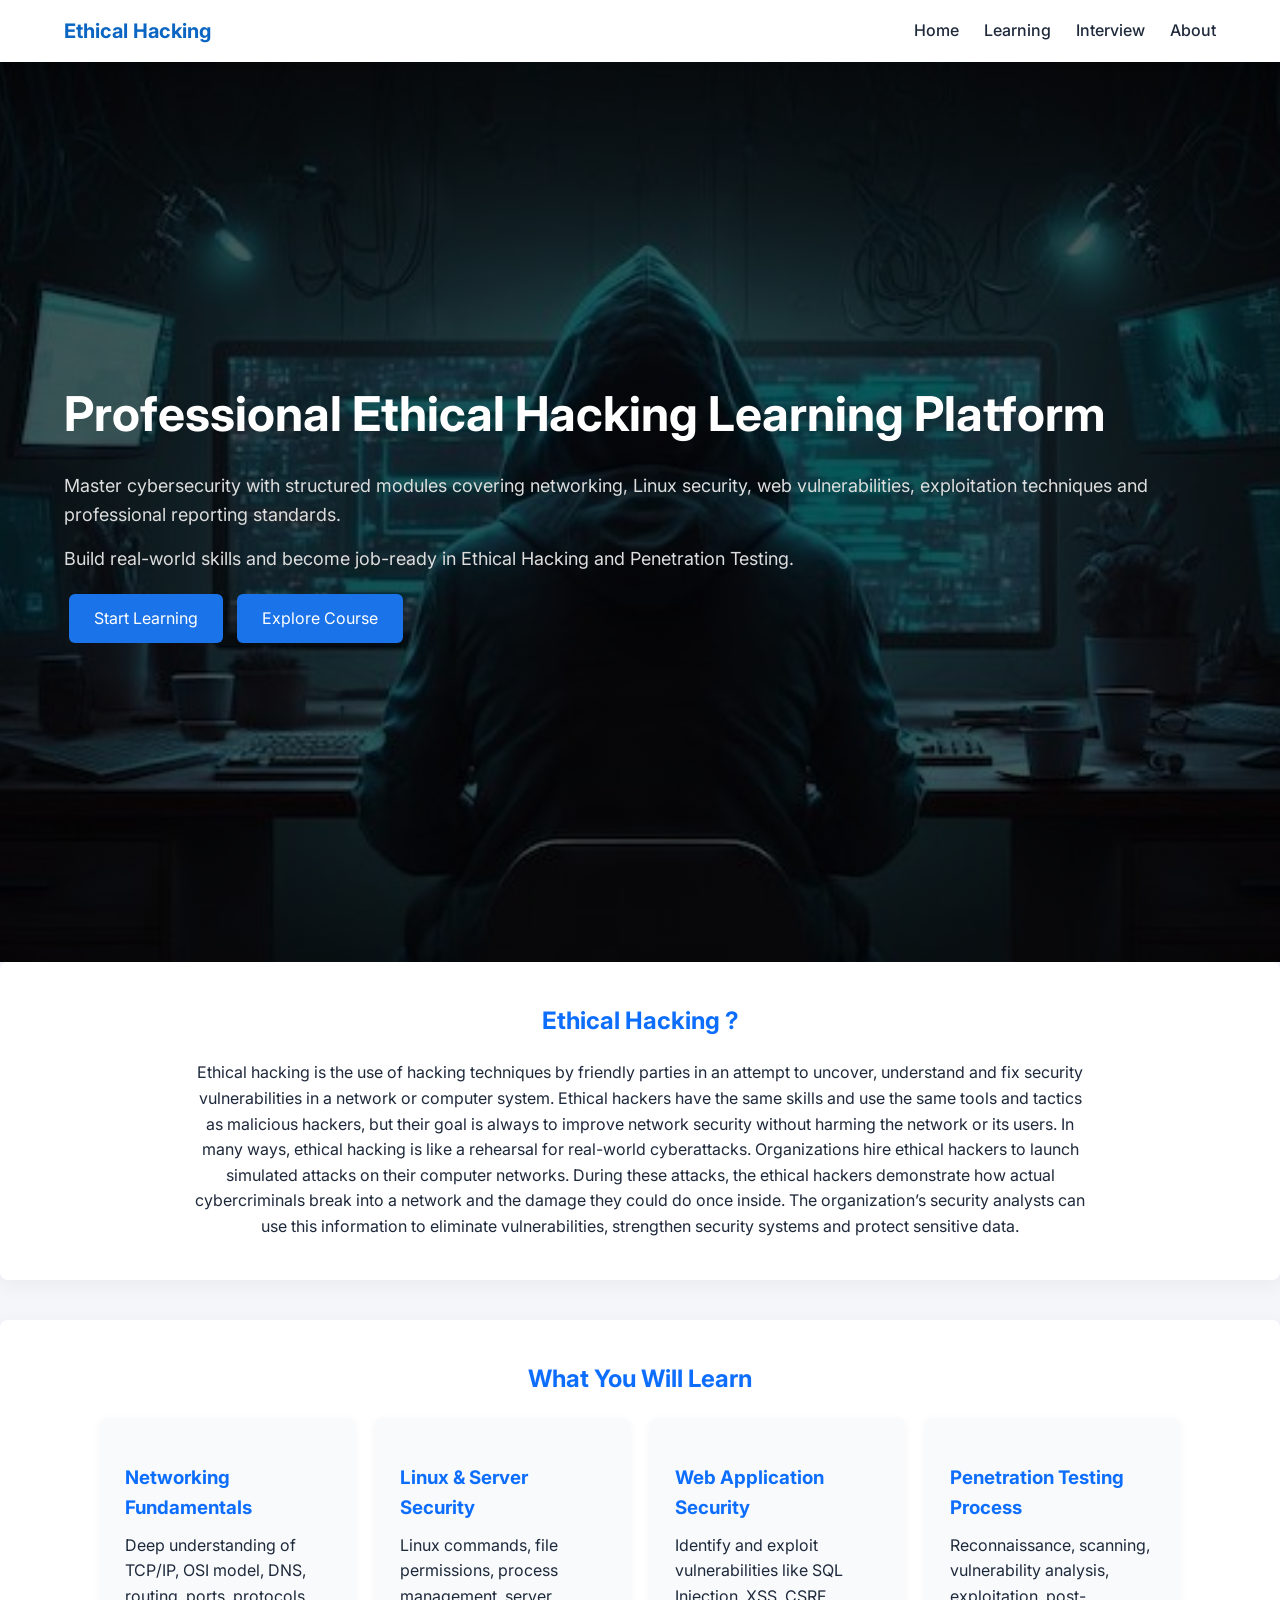
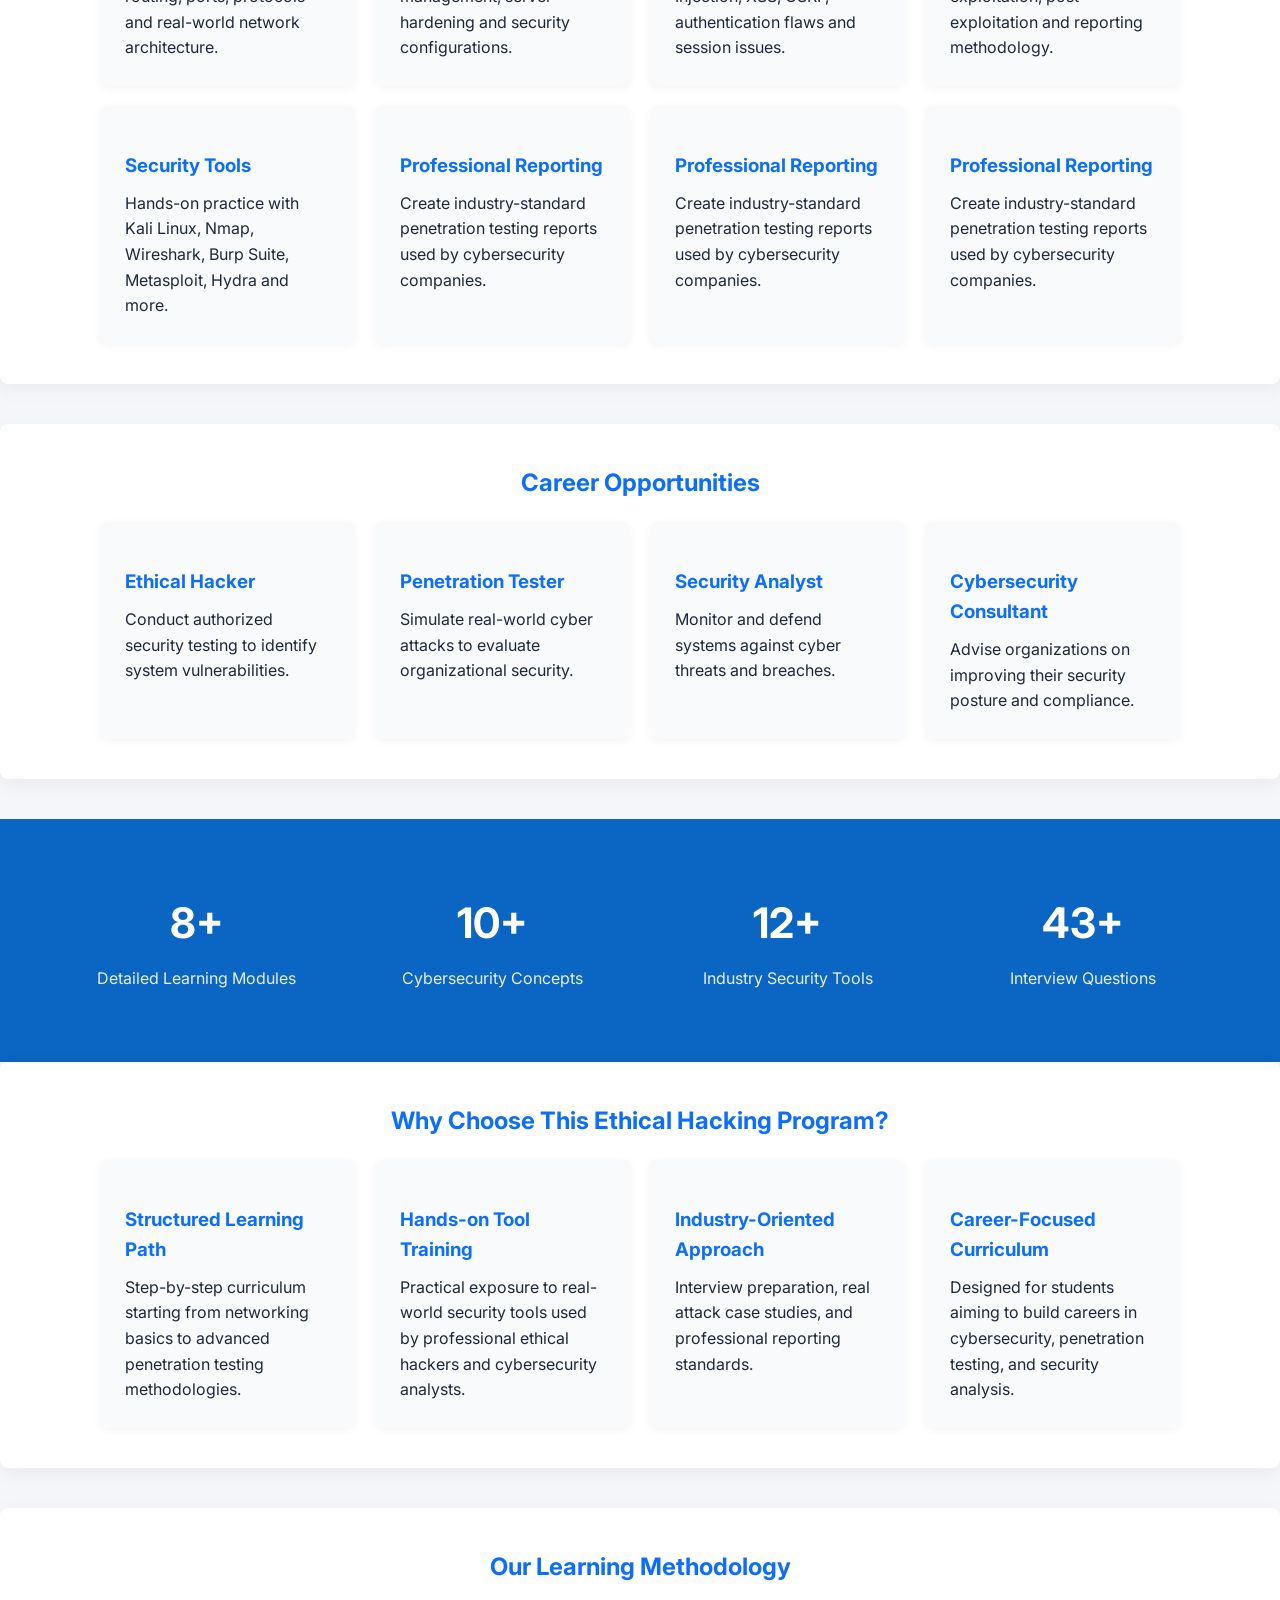
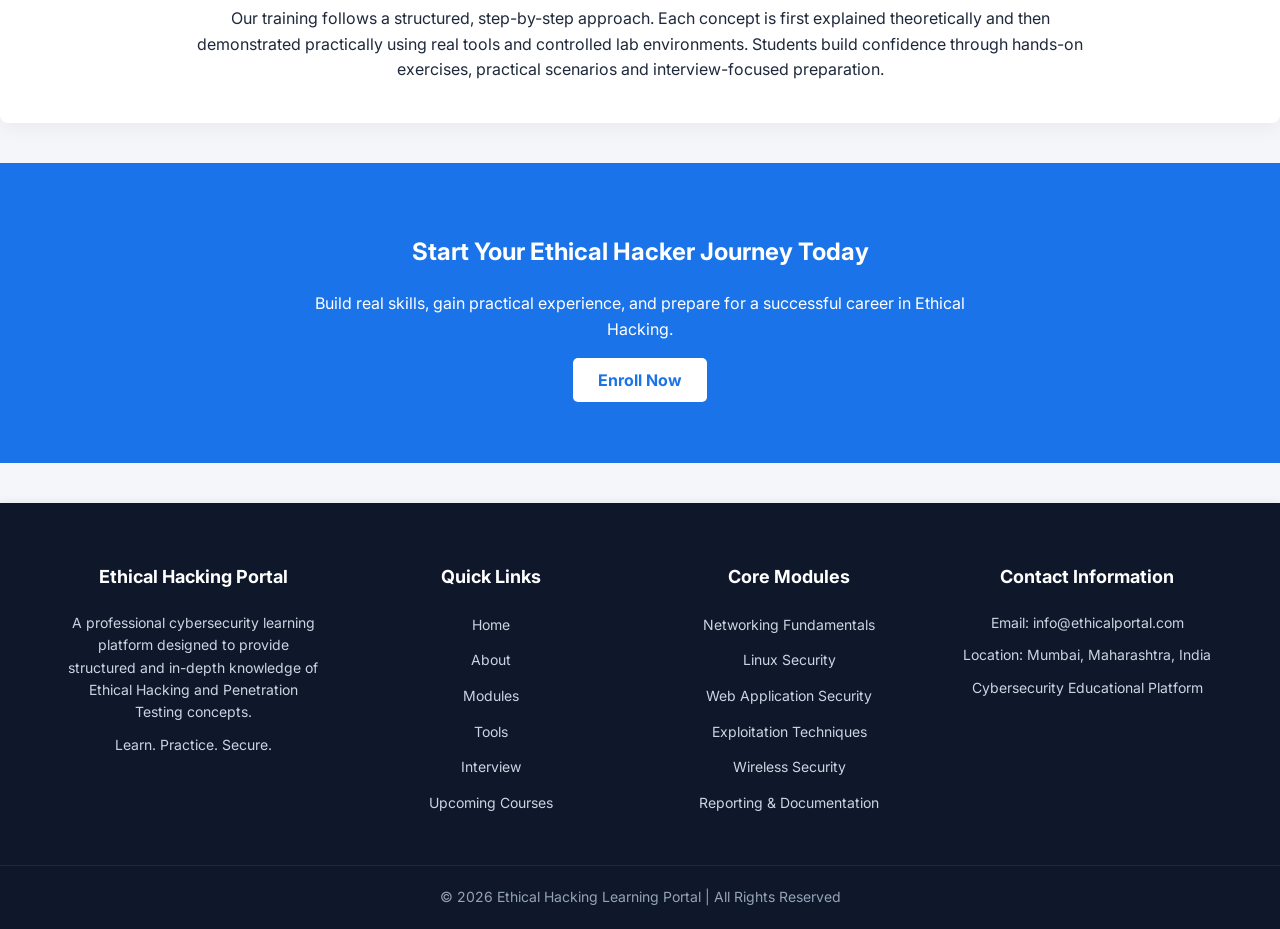
<file: index.html>
<!DOCTYPE html>
<html lang="en">
<head>
    <meta charset="UTF-8">
    <title>Ethical Hacking Learning Portal</title>
    <link rel="stylesheet" href="style.css">
</head>
<body>

<header>
    <div class="container navbar">
        <div class="logo">Ethical Hacking</div>
        <nav>
            <ul>
                <li><a href="index.html">Home</a></li>
                 <li><a href="learning.html">Learning</a></li>
            <li><a href="intervivew.html">Interview</a></li> 
                <li><a href="about.html">About</a></li>
            </ul>
        </nav>
    </div>
</header>

<!-- PREMIUM HERO SECTION -->
<!-- FULL SCREEN HERO -->
<section class="hero-full">

    <div class="hero-overlay">
        <div class="container hero-content">
            <h1>Professional Ethical Hacking Learning Platform</h1>

            <p>
                Master cybersecurity with structured modules covering networking,
                Linux security, web vulnerabilities, exploitation techniques and
                professional reporting standards.
            </p>

            <p>
                Build real-world skills and become job-ready in Ethical Hacking
                and Penetration Testing.
            </p>

            <a href="learning.html" class="btn">Start Learning</a>
            <a href="learning.html" class="btn">Explore Course</a>
        </div>
    </div>

</section>


<!-- COURSE OVERVIEW -->
<section class="section">
    <div class="container">
        <h2>Ethical Hacking ?</h2>
        <p style="text-align:center; max-width:900px; margin:auto;">
            Ethical hacking is the use of hacking techniques by friendly parties in an attempt to uncover, 
            understand and fix security vulnerabilities in a network or computer system.
            Ethical hackers have the same skills and use the same tools and tactics as malicious hackers, 
            but their goal is always to improve network security without harming the network or its users.
In many ways, ethical hacking is like a rehearsal for real-world cyberattacks. Organizations hire ethical 
hackers to launch simulated attacks on their computer networks. During these attacks, the ethical hackers 
demonstrate how actual cybercriminals break into a network and the damage they could do once inside.
The organization’s security analysts can use this information to eliminate vulnerabilities, 
strengthen security systems and protect sensitive data.
        </p>
    </div>
</section>

<section class="section">
<div class="container">
<h2>What You Will Learn</h2>

<div class="cards">

<div class="card">
<h3>Networking Fundamentals</h3>
<p>Deep understanding of TCP/IP, OSI model, DNS, routing, ports, protocols and real-world network architecture.</p>
</div>

<div class="card">
<h3>Linux & Server Security</h3>
<p>Linux commands, file permissions, process management, server hardening and security configurations.</p>
</div>

<div class="card">
<h3>Web Application Security</h3>
<p>Identify and exploit vulnerabilities like SQL Injection, XSS, CSRF, authentication flaws and session issues.</p>
</div>

<div class="card">
<h3>Penetration Testing Process</h3>
<p>Reconnaissance, scanning, vulnerability analysis, exploitation, post-exploitation and reporting methodology.</p>
</div>

<div class="card">
<h3>Security Tools</h3>
<p>Hands-on practice with Kali Linux, Nmap, Wireshark, Burp Suite, Metasploit, Hydra and more.</p>
</div>

<div class="card">
<h3>Professional Reporting</h3>
<p>Create industry-standard penetration testing reports used by cybersecurity companies.</p>
</div>
<div class="card">
<h3>Professional Reporting</h3>
<p>Create industry-standard penetration testing reports used by cybersecurity companies.</p>
</div>
<div class="card">
<h3>Professional Reporting</h3>
<p>Create industry-standard penetration testing reports used by cybersecurity companies.</p>
</div>


</div>
</section>

<section class="section">
<div class="container">
<h2>Career Opportunities</h2>

<div class="cards">

<div class="card">
<h3>Ethical Hacker</h3>
<p>Conduct authorized security testing to identify system vulnerabilities.</p>
</div>

<div class="card">
<h3>Penetration Tester</h3>
<p>Simulate real-world cyber attacks to evaluate organizational security.</p>
</div>

<div class="card">
<h3>Security Analyst</h3>
<p>Monitor and defend systems against cyber threats and breaches.</p>
</div>

<div class="card">
<h3>Cybersecurity Consultant</h3>
<p>Advise organizations on improving their security posture and compliance.</p>
</div>

</div>
</div>
</section>


<!-- ANIMATED STATS -->
<section class="stats">
    <div class="container stats-grid">
        <div class="stat-box">
            <h3><span class="counter" data-target="8">0</span>+</h3>
            <p>Detailed Learning Modules</p>
        </div>
        <div class="stat-box">
            <h3><span class="counter" data-target="10">0</span>+</h3>
            <p>Cybersecurity Concepts</p>
        </div>
        <div class="stat-box">
            <h3><span class="counter" data-target="12">0</span>+</h3>
            <p>Industry Security Tools</p>
        </div>
        <div class="stat-box">
            <h3><span class="counter" data-target="99">0</span>+</h3>
            <p>Interview Questions</p>
        </div>
    </div>
</section>


</section>
<!-- WHY CHOOSE THIS COURSE -->
<section class="section">
    <div class="container">
        <h2>Why Choose This Ethical Hacking Program?</h2>

        <div class="cards">
            <div class="card">
                <h3>Structured Learning Path</h3>
                <p>
                    Step-by-step curriculum starting from networking basics
                    to advanced penetration testing methodologies.
                </p>
            </div>

            <div class="card">
                <h3>Hands-on Tool Training</h3>
                <p>
                    Practical exposure to real-world security tools used by
                    professional ethical hackers and cybersecurity analysts.
                </p>
            </div>

            <div class="card">
                <h3>Industry-Oriented Approach</h3>
                <p>
                    Interview preparation, real attack case studies,
                    and professional reporting standards.
                </p>
            </div>

            <div class="card">
                <h3>Career-Focused Curriculum</h3>
                <p>
                    Designed for students aiming to build careers in
                    cybersecurity, penetration testing, and security analysis.
                </p>
            </div>
        </div>
    </div>
</section>

<!-- LEARNING AREAS -->

    <section class="section">
<div class="container">
    
<h2>Our Learning Methodology</h2>
<p style="text-align:center; max-width:900px; margin:auto;">
Our training follows a structured, step-by-step approach. Each concept is first explained 
theoretically and then demonstrated practically using real tools and controlled lab environments. 
Students build confidence through hands-on exercises, practical scenarios and interview-focused preparation.
</p>
</div>
</section>
</section>


<section style="background:#1a73e8; padding:70px 0; text-align:center; color:white;">
<div class="container">
<h2 style="margin-bottom:20px;">Start Your Ethical Hacker Journey Today</h2>
<p style="max-width:700px; margin:auto; margin-bottom:25px;">
Build real skills, gain practical experience, and prepare for a successful career in Ethical Hacking.
</p>
<a href="#" style="background:white; color:#1a73e8; padding:12px 25px; text-decoration:none; border-radius:5px; font-weight:bold;">
Enroll Now
</a>
</div>
</section>

<!-- PROFESSIONAL FOOTER -->
<footer class="footer">
    <div class="container footer-container">

        <!-- About -->
        <div>
            <h3>Ethical Hacking Portal</h3>
            <p>
                A professional cybersecurity learning platform designed 
                to provide structured and in-depth knowledge of Ethical Hacking 
                and Penetration Testing concepts.
            </p>
            <p>
                Learn. Practice. Secure.
            </p>
        </div>

        <!-- Quick Links -->
        <div>
            <h3>Quick Links</h3>
            <ul>
                <li><a href="index.html">Home</a></li>
                <li><a href="about.html">About</a></li>
                <li><a href="networking.html">Modules</a></li>
                <li><a href="tools.html">Tools</a></li>
                <li><a href="interview.html">Interview</a></li>
                <li><a href="upcoming.html">Upcoming Courses</a></li>
            </ul>
        </div>

        <!-- Modules -->
        <div>
            <h3>Core Modules</h3>
            <ul>
                <li><a href="networking.html">Networking Fundamentals</a></li>
                <li><a href="linux.html">Linux Security</a></li>
                <li><a href="web-security.html">Web Application Security</a></li>
                <li><a href="#">Exploitation Techniques</a></li>
                <li><a href="#">Wireless Security</a></li>
                <li><a href="#">Reporting & Documentation</a></li>
            </ul>
        </div>

        <!-- Contact -->
        <div>
            <h3>Contact Information</h3>
            <p>Email: info@ethicalportal.com</p>
            <p>Location: Mumbai, Maharashtra, India</p>
            <p>Cybersecurity Educational Platform</p>
        </div>

    </div>

    <div class="footer-bottom">
        © 2026 Ethical Hacking Learning Portal | All Rights Reserved
    </div>
</footer>
<script src="script.js"></script>

</body>
</html>
</file>
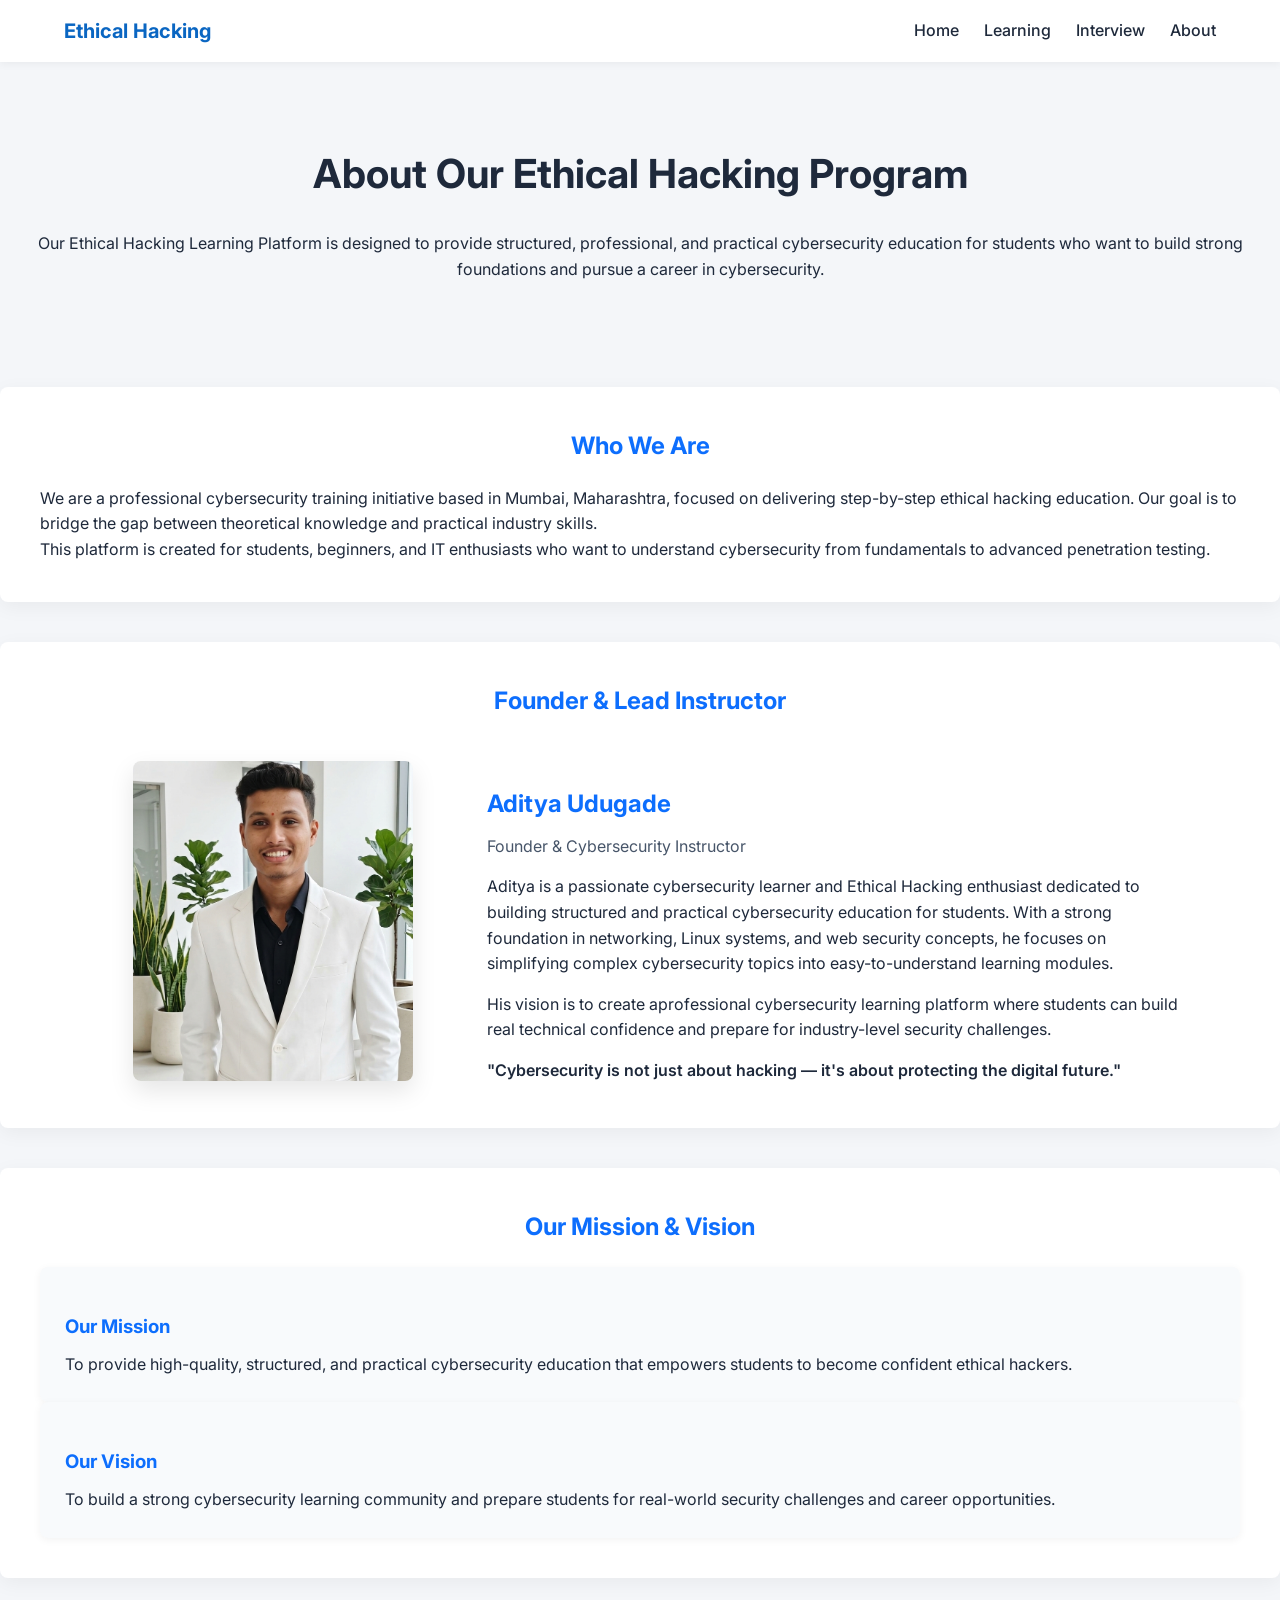
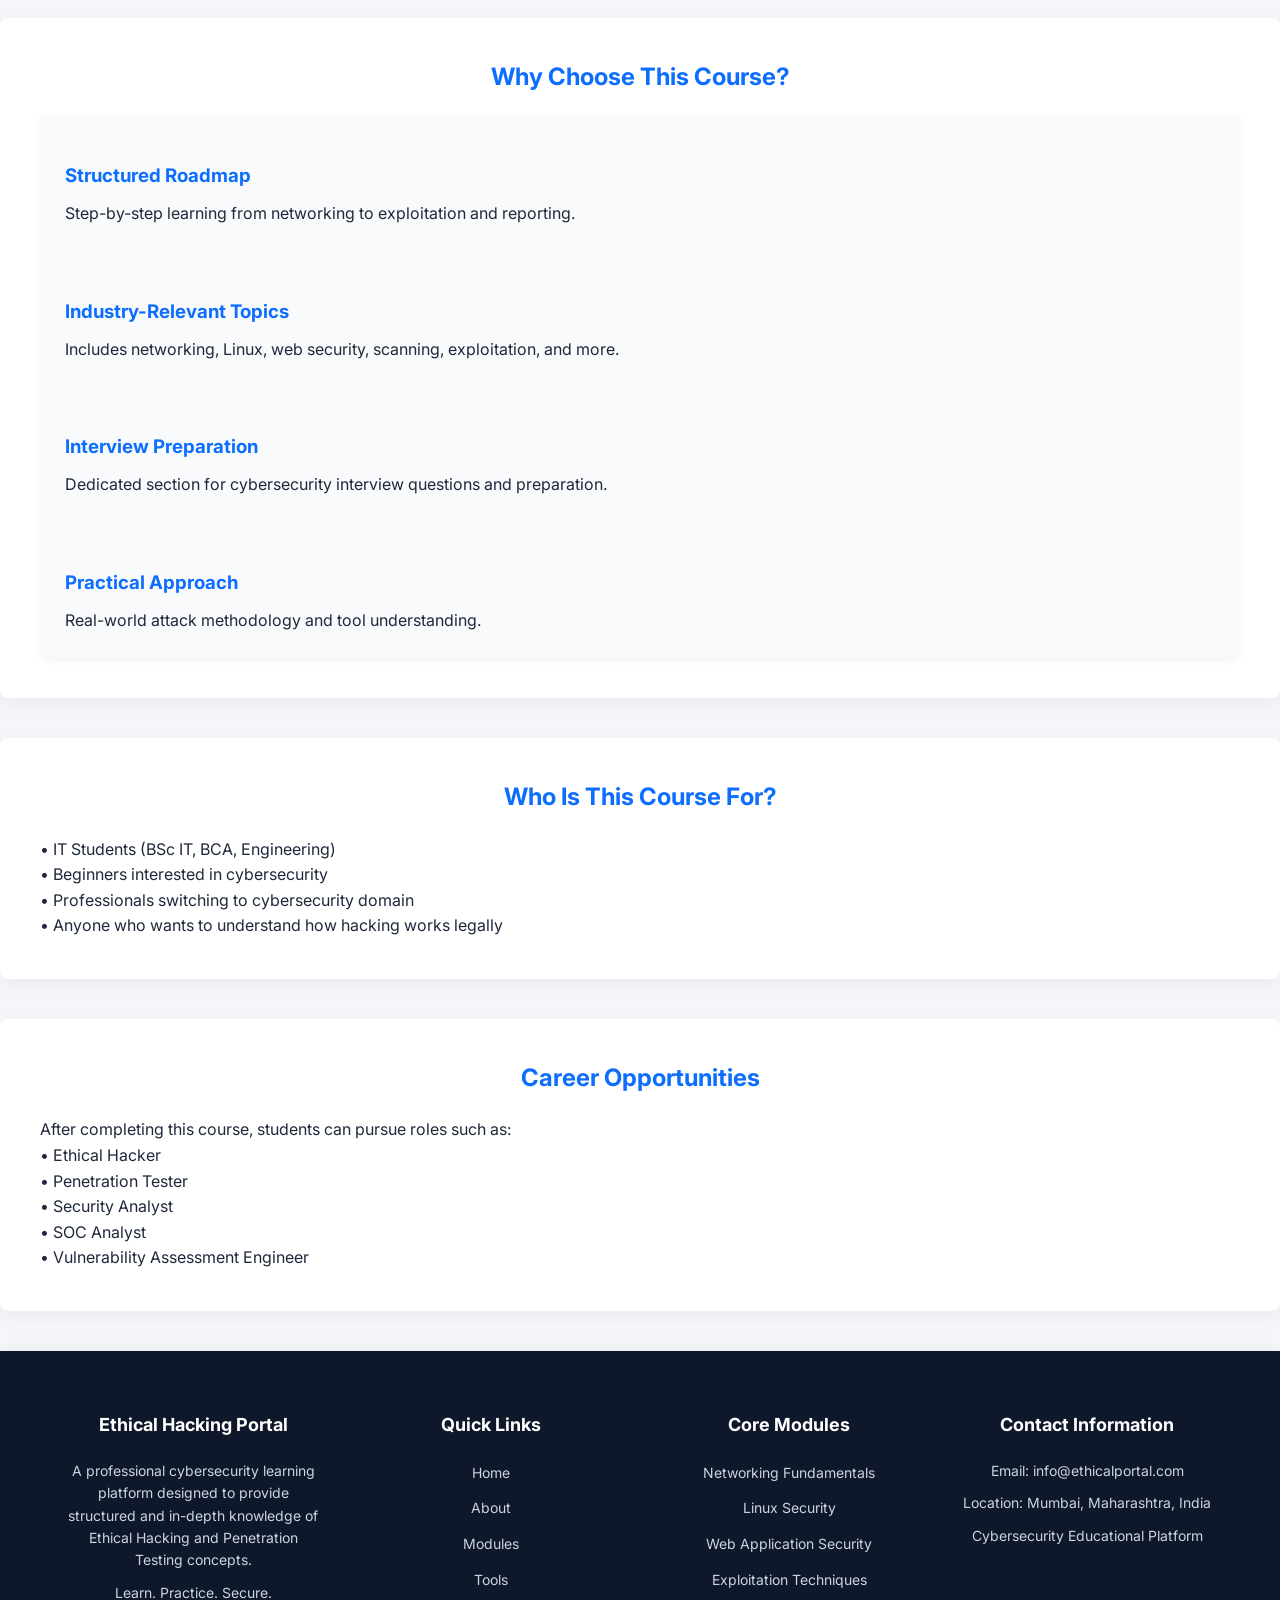
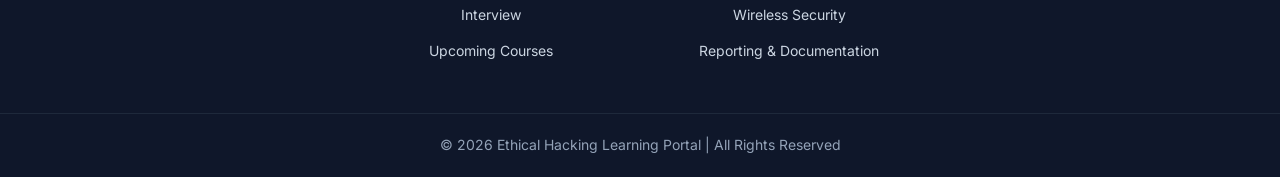
<file: about.html>
<!DOCTYPE html>
<html lang="en">
<head>
<meta charset="UTF-8">
<meta name="viewport" content="width=device-width, initial-scale=1.0">
<title>About | Ethical Hacking Learning Platform</title>
<link rel="stylesheet" href="style.css">

<link href="https://fonts.googleapis.com/css2?family=Poppins:wght@400;600;700&display=swap" rel="stylesheet">
</head>

<body>

<header>
    <div class="container navbar">
        <div class="logo">Ethical Hacking </div>
        <nav>
            <ul>
                <li><a href="index.html">Home</a></li>
                 <li><a href="learning.html">Learning</a></li>
                <li><a href="intervivew.html">Interview</a></li> 
                <li><a href="about.html">About</a></li>
            </ul>
        </nav>
    </div>
</header>

<!-- HERO SECTION -->
<section class="hero">
<h1>About Our Ethical Hacking Program</h1>
<p>
<center>Our Ethical Hacking Learning Platform is designed to provide structured,
professional, and practical cybersecurity education for students who
want to build strong foundations and pursue a career in cybersecurity.
</center></p>
</section>

<!-- WHO WE ARE -->
<section class="section">
<h2>Who We Are</h2>
<p>
We are a professional cybersecurity training initiative based in Mumbai, Maharashtra,
focused on delivering step-by-step ethical hacking education.
Our goal is to bridge the gap between theoretical knowledge and practical industry skills.
</p>
<p>
This platform is created for students, beginners, and IT enthusiasts who
want to understand cybersecurity from fundamentals to advanced penetration testing.
</p>
</section>
<section class="section">
<div class="container">
<h2>Founder & Lead Instructor</h2>

<div style="display:flex; flex-wrap:wrap; align-items:center; gap:40px; margin-top:40px;">

<!-- Founder Image -->
<div style="flex:1; min-width:280px; text-align:center;">
<img src="adityaport.png" alt="Founder Photo" 
style="width:280px; height:320px; object-fit:cover; border-radius:8px; box-shadow:0 10px 25px rgba(0,0,0,0.1);">
</div>

<!-- Founder Content -->
<div style="flex:2; min-width:300px;">
<h3 style="color:#0d6efd; margin-bottom:10px; font-size:24px;">
Aditya Udugade
</h3>

<p style="margin-bottom:15px; color:#475569;">
Founder & Cybersecurity Instructor
</p>

<p style="margin-bottom:15px;">
Aditya is a passionate cybersecurity learner and Ethical Hacking enthusiast 
dedicated to building structured and practical cybersecurity education for students. 
With a strong foundation in networking, Linux systems, and web security concepts, 
he focuses on simplifying complex cybersecurity topics into easy-to-understand learning modules.
</p>

<p style="margin-bottom:15px;">
His vision is to create aprofessional cybersecurity learning platform 
where students can build real technical confidence and prepare for 
industry-level security challenges.
</p>

<p style="font-weight:600; color:#1e293b;">
"Cybersecurity is not just about hacking — it's about protecting the digital future."
</p>

</div>

</div>
</div>
</section>

<!-- MISSION & VISION -->
<section class="section">
<h2>Our Mission & Vision</h2>
<div class="grid">
<div class="card">
<h3>Our Mission</h3>
<p>
To provide high-quality, structured, and practical cybersecurity
education that empowers students to become confident ethical hackers.
</p>
</div>

<div class="card">
<h3>Our Vision</h3>
<p>
To build a strong cybersecurity learning community and prepare
students for real-world security challenges and career opportunities.
</p>
</div>
</div>
</section>

<!-- WHY CHOOSE US -->
<section class="section">
<h2>Why Choose This Course?</h2>
<div class="grid">
<div class="card">
<h3>Structured Roadmap</h3>
<p>Step-by-step learning from networking to exploitation and reporting.</p>
</div>

<div class="card">
<h3>Industry-Relevant Topics</h3>
<p>Includes networking, Linux, web security, scanning, exploitation, and more.</p>
</div>

<div class="card">
<h3>Interview Preparation</h3>
<p>Dedicated section for cybersecurity interview questions and preparation.</p>
</div>

<div class="card">
<h3>Practical Approach</h3>
<p>Real-world attack methodology and tool understanding.</p>
</div>
</div>
</section>

<!-- WHO IS THIS FOR -->
<section class="section">
<h2>Who Is This Course For?</h2>
<p>
• IT Students (BSc IT, BCA, Engineering)<br>
• Beginners interested in cybersecurity<br>
• Professionals switching to cybersecurity domain<br>
• Anyone who wants to understand how hacking works legally
</p>
</section>

<!-- CAREER OPPORTUNITIES -->
<section class="section">
<h2>Career Opportunities</h2>
<p>
After completing this course, students can pursue roles such as:
</p>
<p>
• Ethical Hacker<br>
• Penetration Tester<br>
• Security Analyst<br>
• SOC Analyst<br>
• Vulnerability Assessment Engineer
</p>
</section>

<footer class="footer">
    <div class="container footer-container">

        <!-- About -->
        <div>
            <h3>Ethical Hacking Portal</h3>
            <p>
                A professional cybersecurity learning platform designed 
                to provide structured and in-depth knowledge of Ethical Hacking 
                and Penetration Testing concepts.
            </p>
            <p>
                Learn. Practice. Secure.
            </p>
        </div>

        <!-- Quick Links -->
        <div>
            <h3>Quick Links</h3>
            <ul>
                <li><a href="index.html">Home</a></li>
                <li><a href="about.html">About</a></li>
                <li><a href="networking.html">Modules</a></li>
                <li><a href="tools.html">Tools</a></li>
                <li><a href="interview.html">Interview</a></li>
                <li><a href="upcoming.html">Upcoming Courses</a></li>
            </ul>
        </div>

        <!-- Modules -->
        <div>
            <h3>Core Modules</h3>
            <ul>
                <li><a href="networking.html">Networking Fundamentals</a></li>
                <li><a href="linux.html">Linux Security</a></li>
                <li><a href="web-security.html">Web Application Security</a></li>
                <li><a href="#">Exploitation Techniques</a></li>
                <li><a href="#">Wireless Security</a></li>
                <li><a href="#">Reporting & Documentation</a></li>
            </ul>
        </div>

        <!-- Contact -->
        <div>
            <h3>Contact Information</h3>
            <p>Email: info@ethicalportal.com</p>
            <p>Location: Mumbai, Maharashtra, India</p>
            <p>Cybersecurity Educational Platform</p>
        </div>

    </div>

    <div class="footer-bottom">
        © 2026 Ethical Hacking Learning Portal | All Rights Reserved
    </div>
</footer>

</body>
</html>
</file>
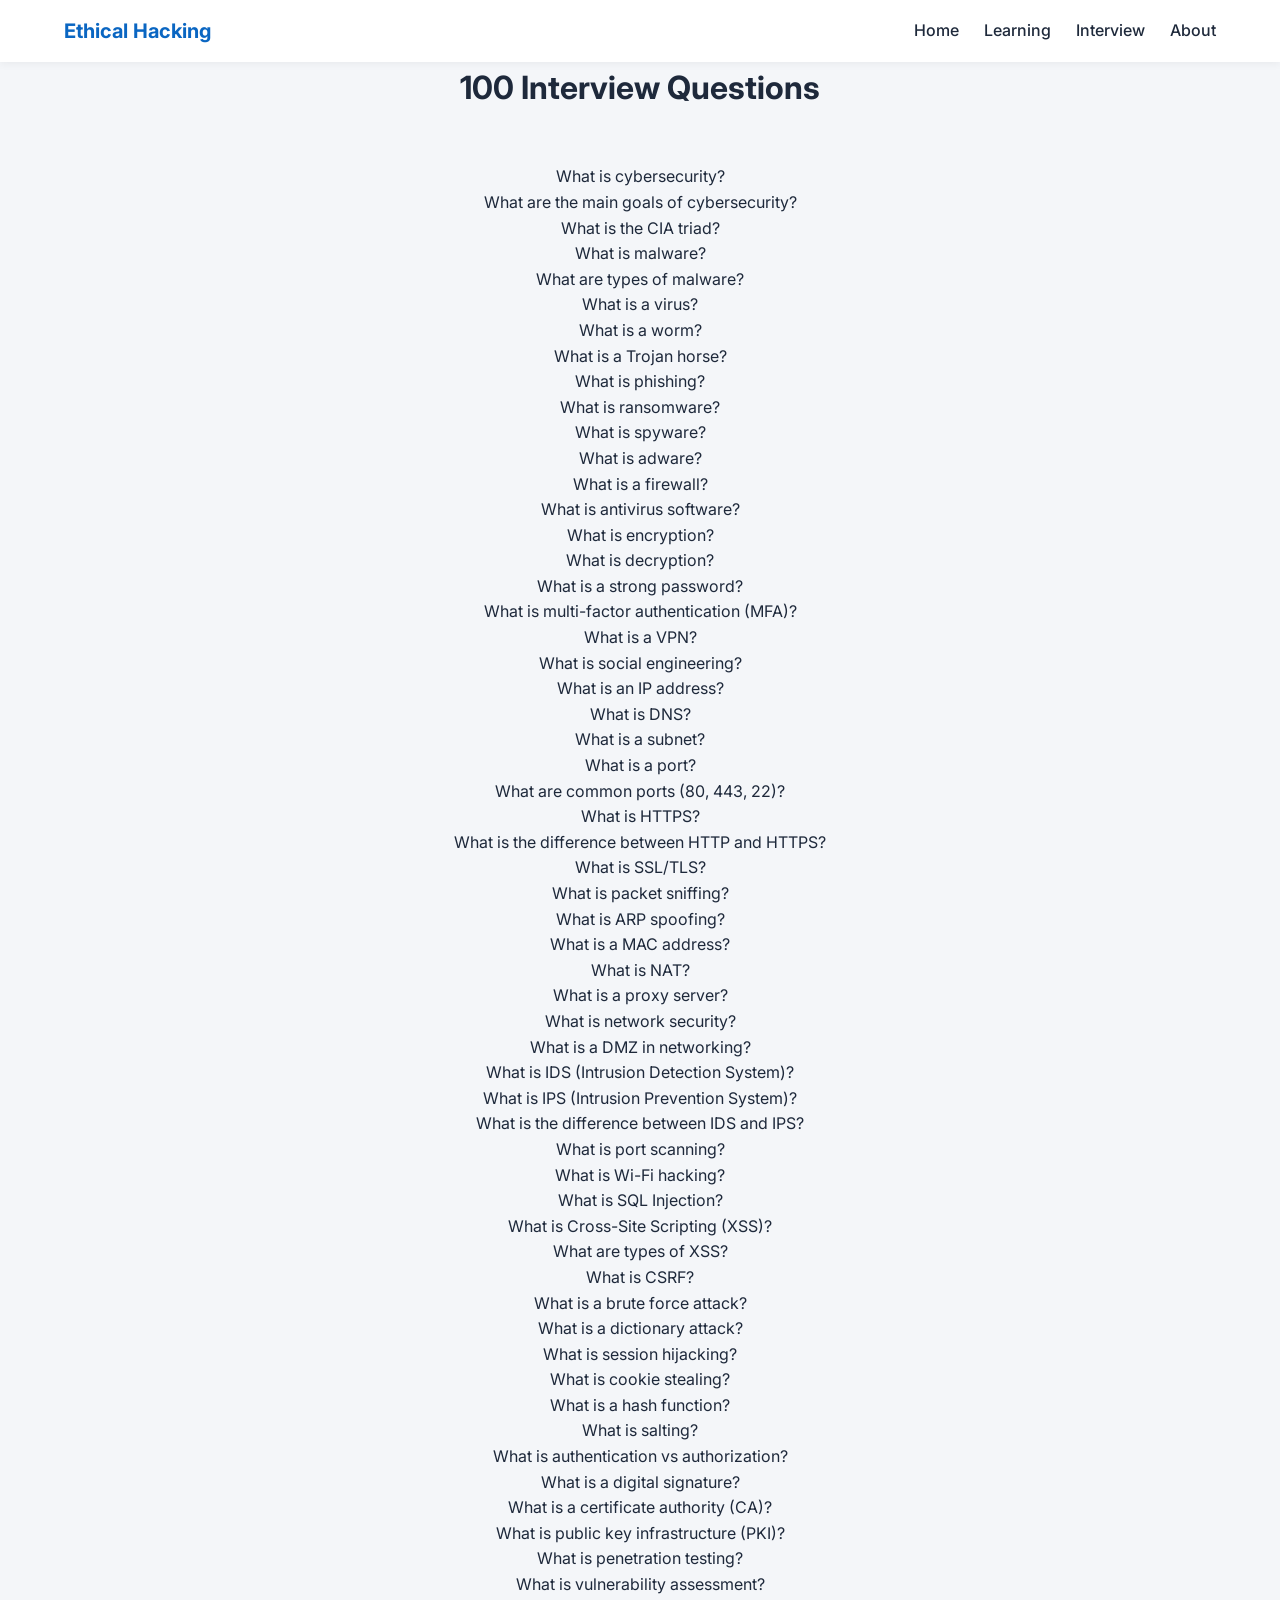
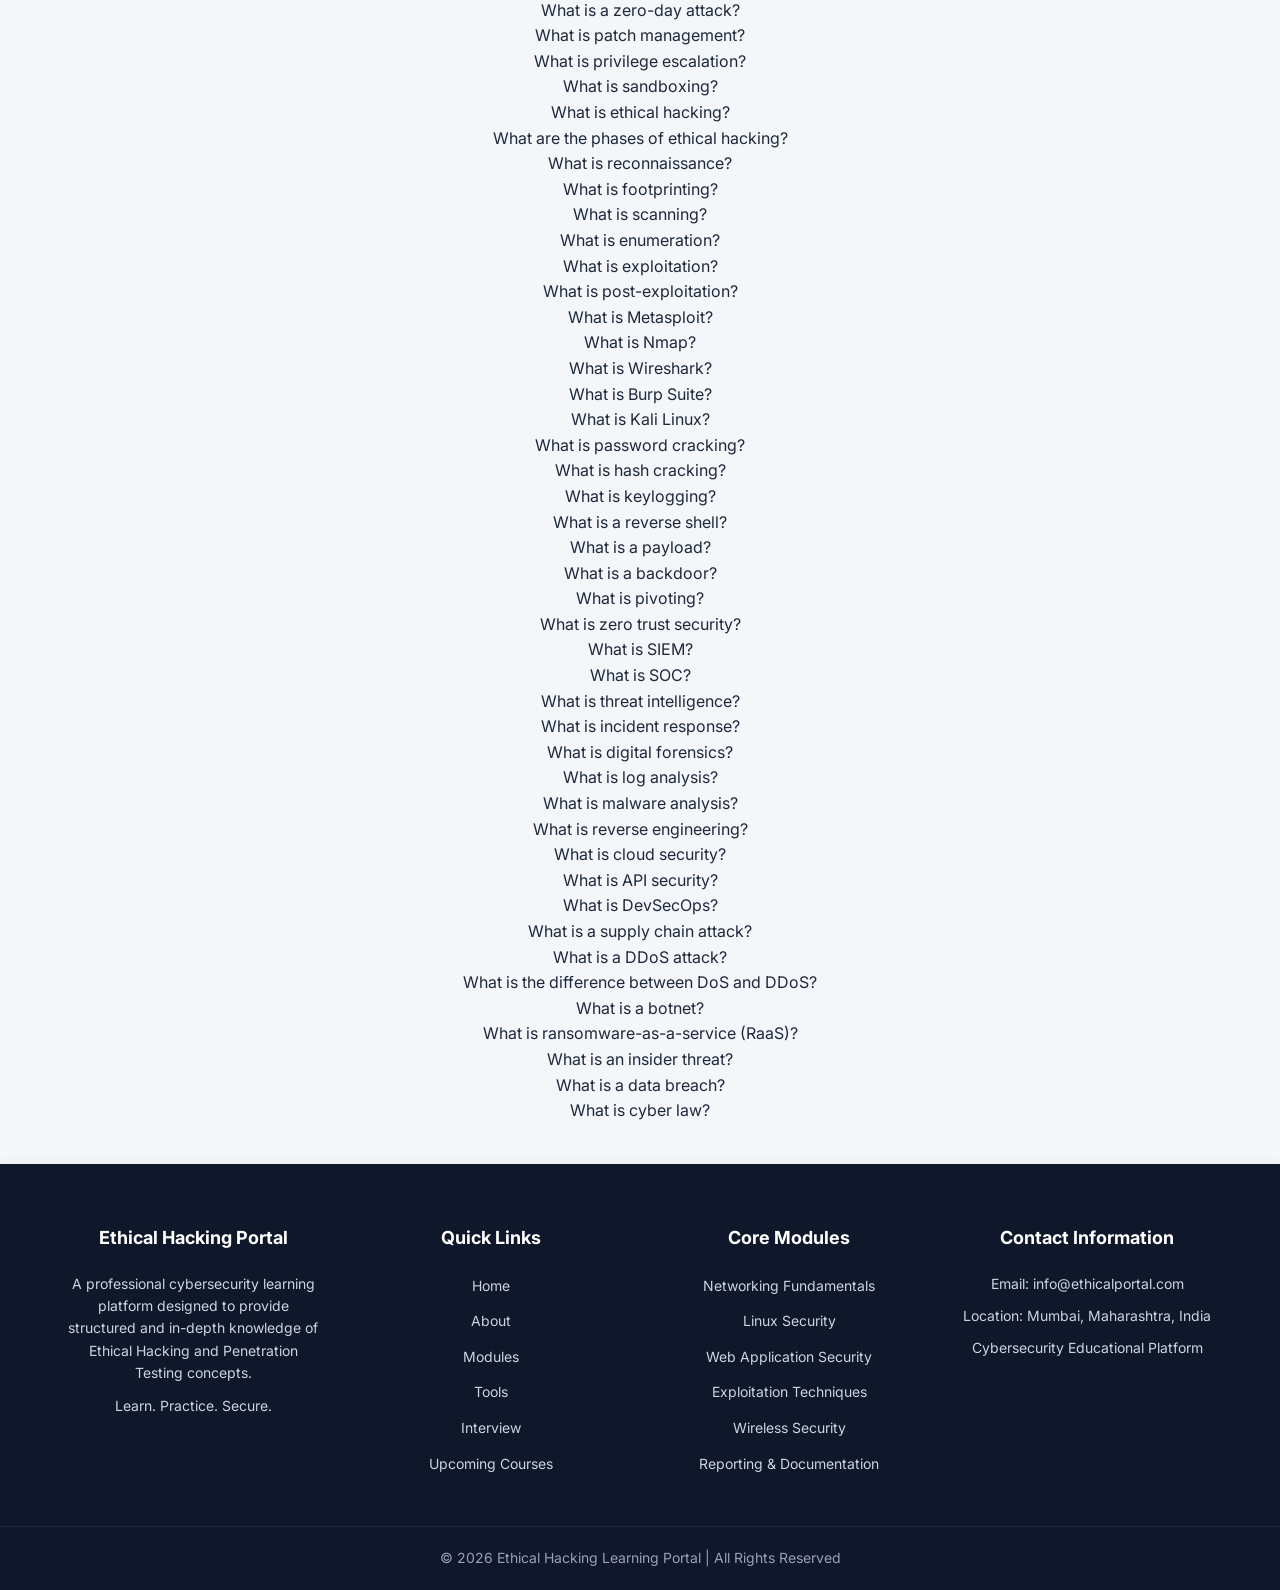
<file: intervivew.html>
<!Doctype html>
<html>
    <head>
        <link rel="stylesheet" href="style.css">
    </head>
    <body>
        <header>
    <div class="container navbar">
        <div class="logo">Ethical Hacking</div>
        <nav>
            <ul>
                <li><a href="index.html">Home</a></li>
                 <li><a href="learning.html">Learning</a></li>
                 <li><a href="intervivew.html">Interview</a></li> 
              <li><a href="about.html">About</a></li>
         
            </ul>
        </nav>
    </div>
</header>
       <center> <h1> 100 Interview Questions</h1><br><br>   
        <p> What is cybersecurity?<br>
What are the main goals of cybersecurity?<br>
What is the CIA triad?<br>
What is malware?<br>
What are types of malware?<br>
What is a virus?<br>
What is a worm?<br>
What is a Trojan horse?<br>
What is phishing?<br>
What is ransomware?<br>
What is spyware?<br>
What is adware?<br>
What is a firewall?<br>
What is antivirus software?<br>
What is encryption?<br>
What is decryption?<br>
What is a strong password?<br>
What is multi-factor authentication (MFA)?<br>
What is a VPN?<br>
What is social engineering?<br>
What is an IP address?<br>
What is DNS?<br>
What is a subnet?<br>
What is a port?<br>
What are common ports (80, 443, 22)?<br>
What is HTTPS?<br>
What is the difference between HTTP and HTTPS?<br>
What is SSL/TLS?<br>
What is packet sniffing?<br>
What is ARP spoofing?<br>
What is a MAC address?<br>
What is NAT?<br>
What is a proxy server?<br>
What is network security?<br>
What is a DMZ in networking?<br>
What is IDS (Intrusion Detection System)?<br>
What is IPS (Intrusion Prevention System)?<br>
What is the difference between IDS and IPS?<br>
What is port scanning?<br>
What is Wi-Fi hacking?<br>
What is SQL Injection?<br>
What is Cross-Site Scripting (XSS)?<br>
What are types of XSS?<br>
What is CSRF?<br>
What is a brute force attack?<br>
What is a dictionary attack?<br>
What is session hijacking?<br>
What is cookie stealing?<br>
What is a hash function?<br>
What is salting?<br>
What is authentication vs authorization?<br>
What is a digital signature?<br>
What is a certificate authority (CA)?<br>
What is public key infrastructure (PKI)?<br>
What is penetration testing?<br>
What is vulnerability assessment?<br>
What is a zero-day attack?<br>
What is patch management?<br>
What is privilege escalation?<br>
What is sandboxing?<br>
What is ethical hacking?<br>
What are the phases of ethical hacking?<br>
What is reconnaissance?<br>
What is footprinting?<br>
What is scanning?<br>
What is enumeration?<br>
What is exploitation?<br>
What is post-exploitation?<br>
What is Metasploit?<br>
What is Nmap?<br>
What is Wireshark?<br>
What is Burp Suite?<br>
What is Kali Linux?<br>
What is password cracking?<br>
What is hash cracking?<br>
What is keylogging?<br>
What is a reverse shell?<br>
What is a payload?<br>
What is a backdoor?<br>
What is pivoting?<br>
What is zero trust security?<br>
What is SIEM?<br>
What is SOC?<br>
What is threat intelligence?<br>
What is incident response?<br>
What is digital forensics?<br>
What is log analysis?<br>
What is malware analysis?<br>
What is reverse engineering?<br>
What is cloud security?<br>
What is API security?<br>
What is DevSecOps?<br>
What is a supply chain attack?<br>
What is a DDoS attack?<br>
What is the difference between DoS and DDoS?<br>
What is a botnet?<br>
What is ransomware-as-a-service (RaaS)?<br>
What is an insider threat?<br>
What is a data breach?<br>
What is cyber law?</p></center>
<!-- PROFESSIONAL FOOTER -->
<footer class="footer">
    <div class="container footer-container">

        <!-- About -->
        <div>
            <h3>Ethical Hacking Portal</h3>
            <p>
                A professional cybersecurity learning platform designed 
                to provide structured and in-depth knowledge of Ethical Hacking 
                and Penetration Testing concepts.
            </p>
            <p>
                Learn. Practice. Secure.
            </p>
        </div>

        <!-- Quick Links -->
        <div>
            <h3>Quick Links</h3>
            <ul>
                <li><a href="index.html">Home</a></li>
                <li><a href="about.html">About</a></li>
                <li><a href="networking.html">Modules</a></li>
                <li><a href="tools.html">Tools</a></li>
                <li><a href="interview.html">Interview</a></li>
                <li><a href="upcoming.html">Upcoming Courses</a></li>
            </ul>
        </div>

        <!-- Modules -->
        <div>
            <h3>Core Modules</h3>
            <ul>
                <li><a href="networking.html">Networking Fundamentals</a></li>
                <li><a href="linux.html">Linux Security</a></li>
                <li><a href="web-security.html">Web Application Security</a></li>
                <li><a href="#">Exploitation Techniques</a></li>
                <li><a href="#">Wireless Security</a></li>
                <li><a href="#">Reporting & Documentation</a></li>
            </ul>
        </div>

        <!-- Contact -->
        <div>
            <h3>Contact Information</h3>
            <p>Email: info@ethicalportal.com</p>
            <p>Location: Mumbai, Maharashtra, India</p>
            <p>Cybersecurity Educational Platform</p>
        </div>

    </div>

    <div class="footer-bottom">
        © 2026 Ethical Hacking Learning Portal | All Rights Reserved
    </div>
</footer>
<script src="script.js"></script>

</body>
</html>
</body>
</html>
</file>
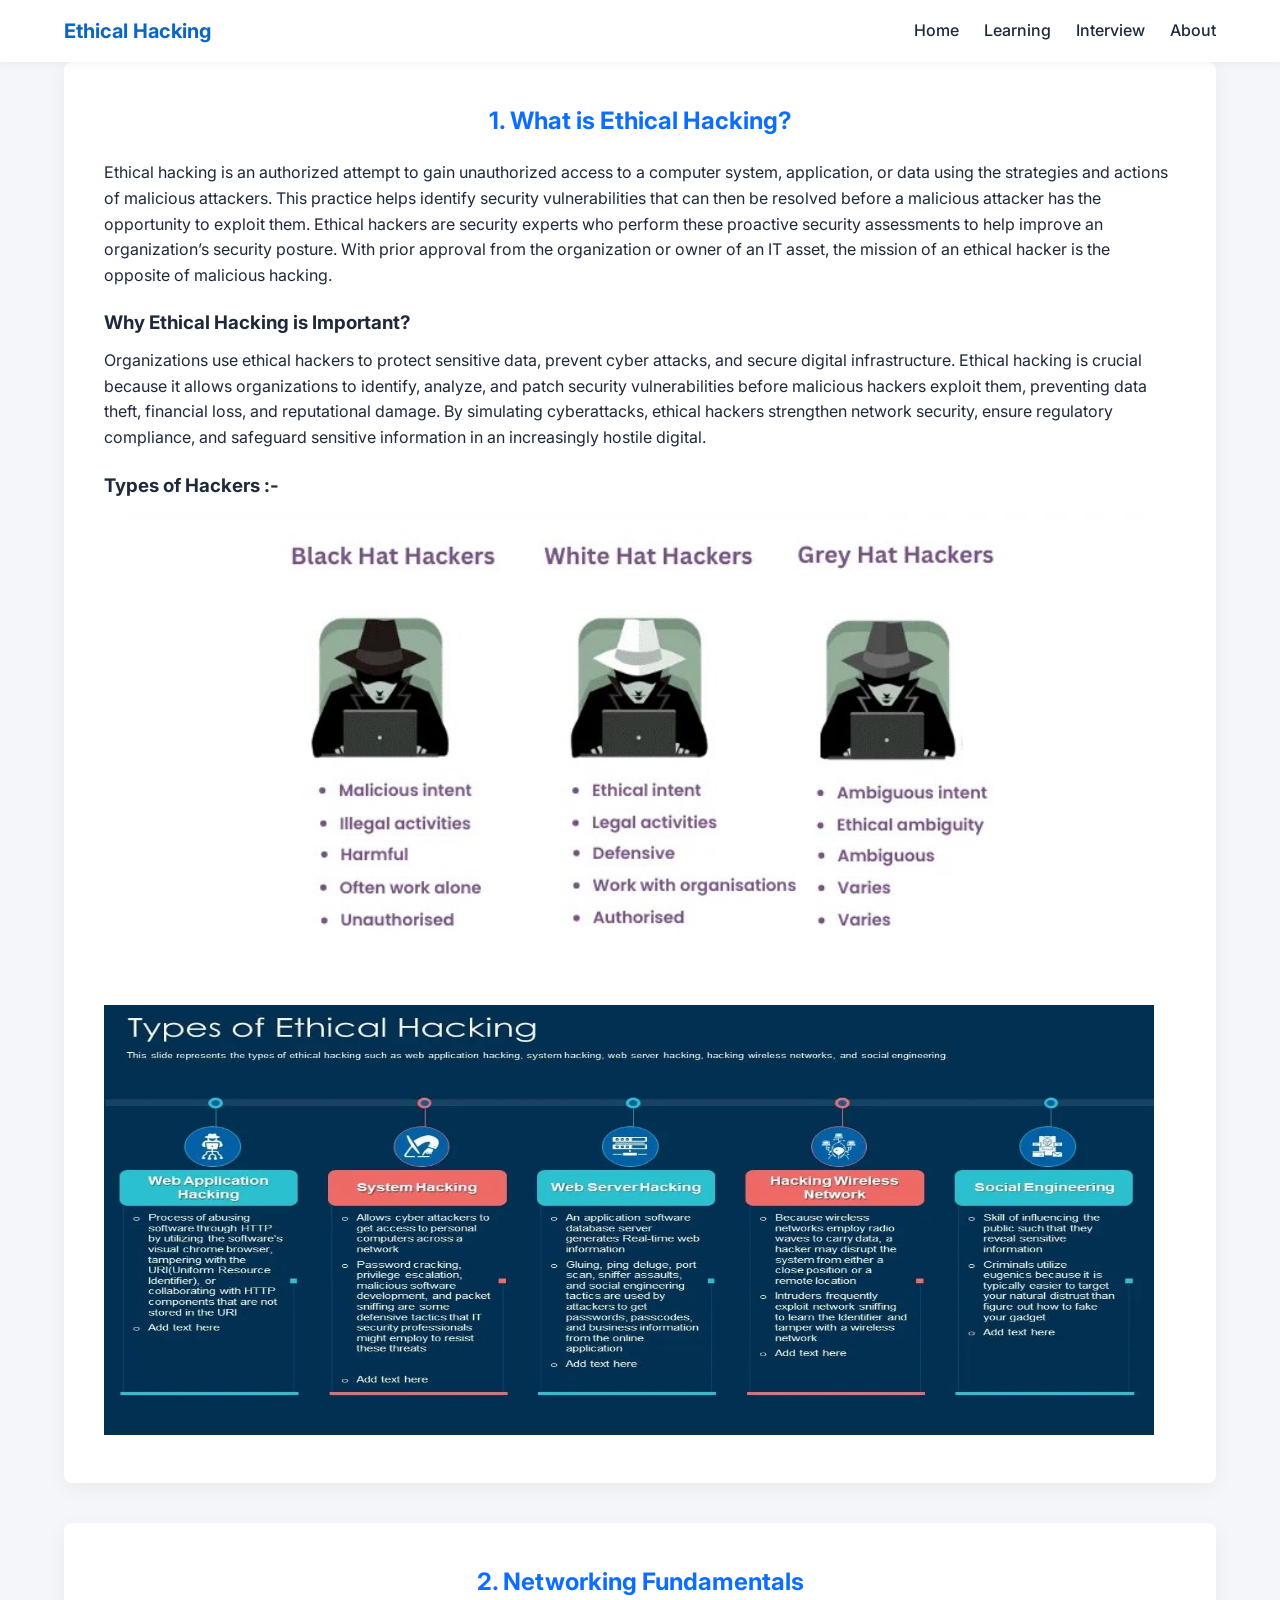
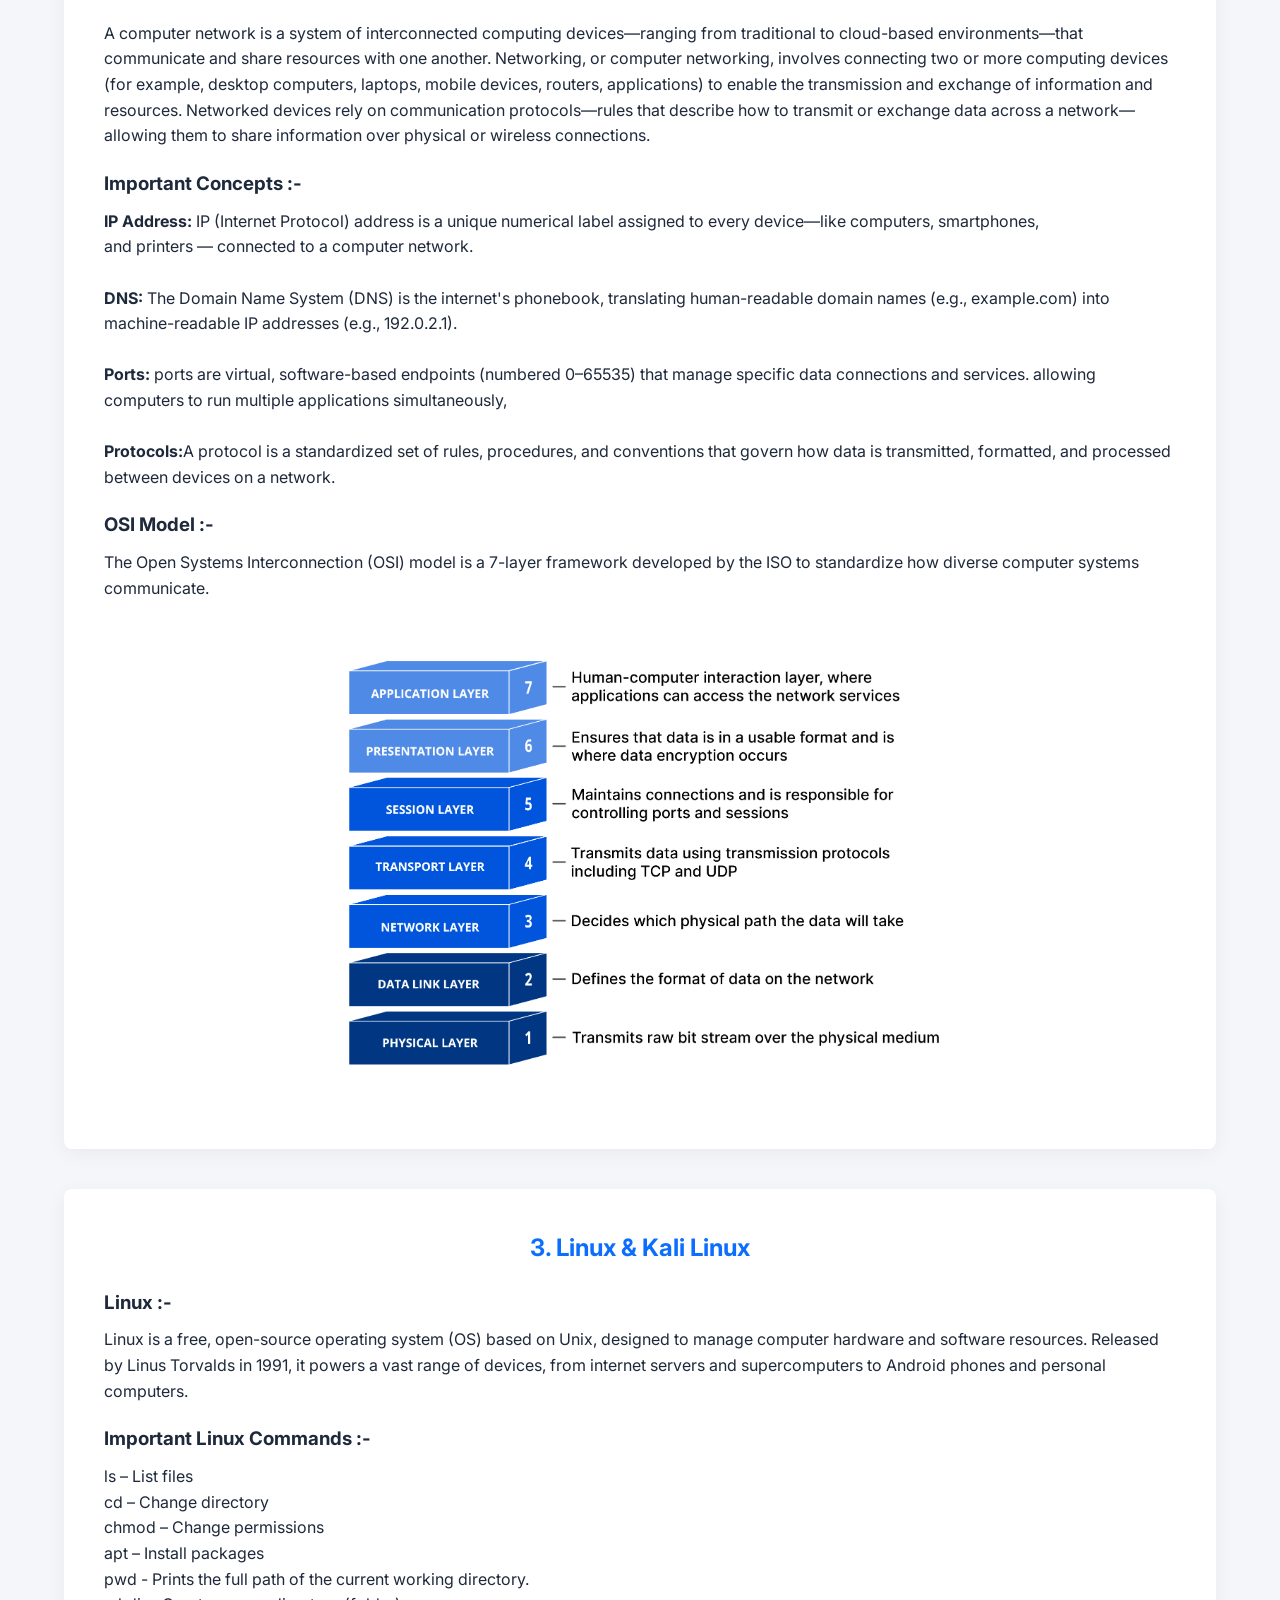
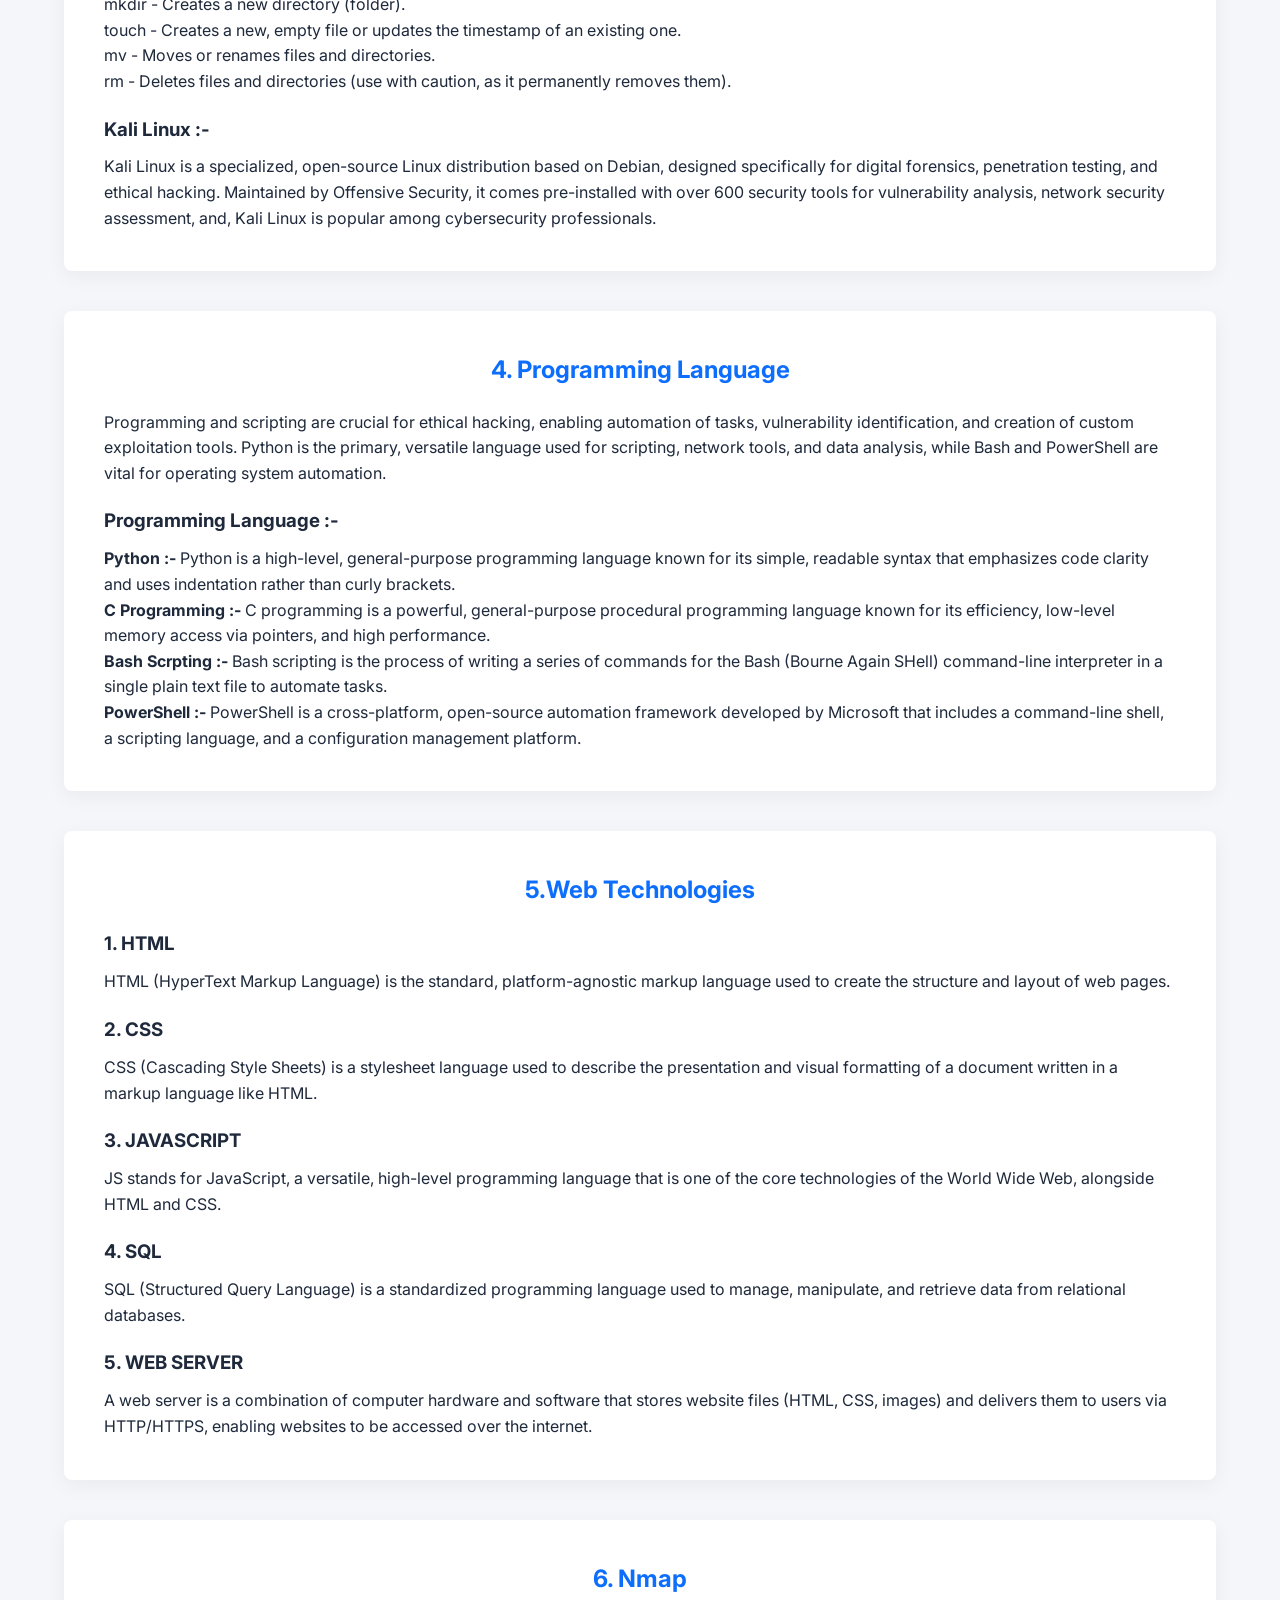
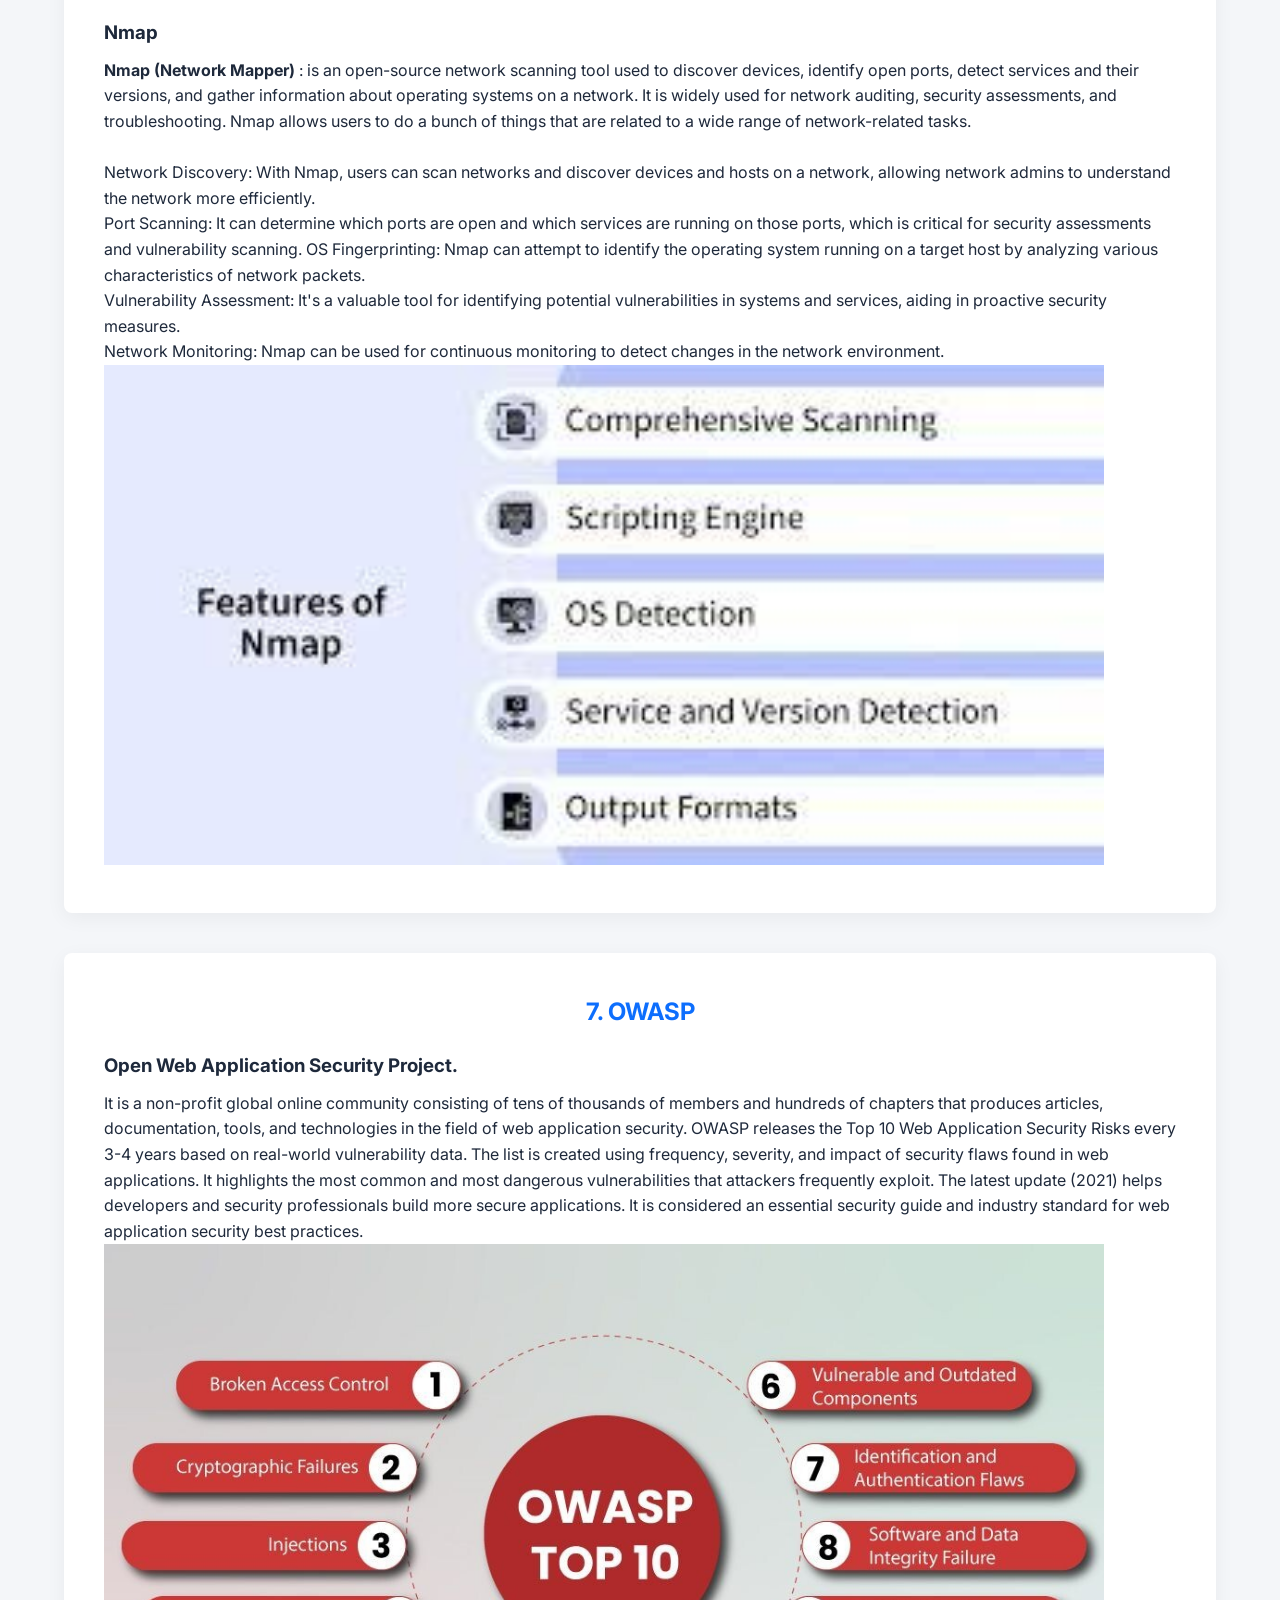
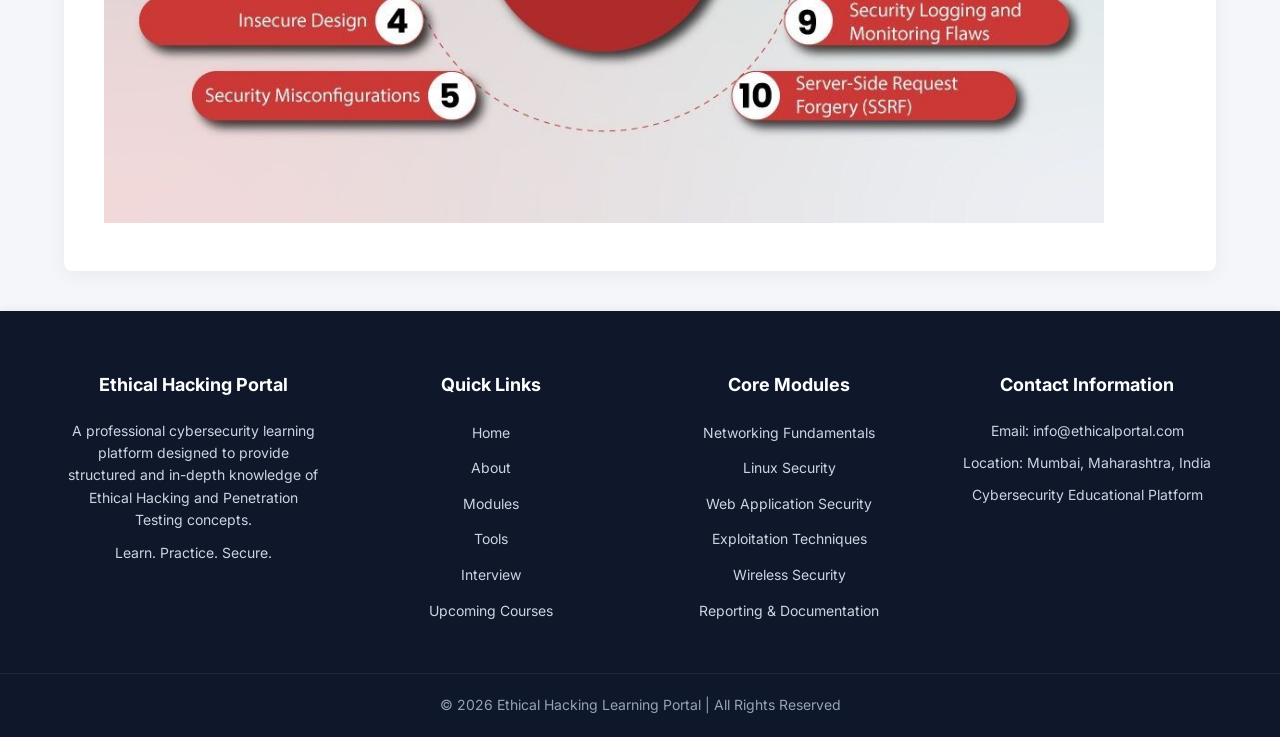
<file: learning.html>
<!DOCTYPE html>
<html lang="en">
<head>
<meta charset="UTF-8">
<meta name="viewport" content="width=device-width, initial-scale=1.0">
<title>Ethical Hacking Complete Learning</title>
<link rel="stylesheet" href="style.css">

<link href="https://fonts.googleapis.com/css2?family=Poppins:wght@400;600;700&display=swap" rel="stylesheet">
</head>
<body>

<header>
    <div class="container navbar">
        <div class="logo">Ethical Hacking </div>
        <nav>
            <ul>
                <li><a href="index.html">Home</a></li>
                 <li><a href="learning.html">Learning</a></li>
               <li><a href="intervivew.html">Interview</a></li> 
                <li><a href="about.html">About</a></li>
            </ul>
        </nav>
    </div>
</header>

<div class="container">

<!-- TOPIC 1 -->
<div class="section">
<h2>1. What is Ethical Hacking?</h2>

<p>Ethical hacking is an authorized attempt to gain unauthorized access to a computer system, application, or data using the strategies and actions of malicious attackers. 
    This practice helps identify security vulnerabilities that can then be resolved before a malicious attacker has the opportunity to exploit them.

Ethical hackers are security experts who perform these proactive security assessments to help improve an organization’s security posture. With prior approval from the organization or owner of an IT asset, the mission of an ethical hacker is the opposite of malicious hacking.</p>
<h3>Why Ethical Hacking is Important?</h3>
<p>Organizations use ethical hackers to protect sensitive data, prevent cyber attacks, and secure digital infrastructure.
    Ethical hacking is crucial because it allows organizations to identify, analyze, and patch security vulnerabilities before malicious hackers exploit them, preventing data theft, financial loss, and reputational damage. By simulating cyberattacks, ethical hackers strengthen network security, ensure regulatory compliance, and safeguard sensitive information in an increasingly hostile digital.
</p>
<h3>Types of Hackers :-</h3>
<img src="def.jpg" width="1050px"><br>
<img src="types.jpg" height="430px" width="1050px">

</div>

<!-- TOPIC 2 -->
<div class="section">
<h2>2. Networking Fundamentals</h2>

<p>A computer network is a system of interconnected computing devices—ranging from traditional to cloud-based environments—that communicate and share resources with one another.

Networking, or computer networking, involves connecting two or more computing devices (for example, desktop computers, laptops, mobile devices, routers, applications) to enable the transmission and exchange of information and resources.

Networked devices rely on communication protocols—rules that describe how to transmit or exchange data across a network—allowing them to share information over physical or wireless connections.</p>

<h3>Important Concepts :-</h3>
<p><strong>IP Address:</strong> IP (Internet Protocol) address is a unique numerical label assigned to every device—like computers, smartphones, <br>and printers — connected to a computer network.</p><br>
<p><strong>DNS:</strong> The Domain Name System (DNS) is the internet's phonebook, translating human-readable domain names (e.g., example.com) into machine-readable IP addresses (e.g., 192.0.2.1).</p><br>
<p><strong>Ports:</strong> ports are virtual, software-based endpoints (numbered 0–65535) that manage specific data connections and services.  allowing computers to run multiple applications simultaneously,</p><br>
<p><strong>Protocols:</strong>A protocol is a standardized set of rules, procedures, and conventions that govern how data is transmitted, formatted, and processed between devices on a network. </p>

<h3>OSI Model :-</h3>
<p>The Open Systems Interconnection (OSI) model is a 7-layer framework developed by the ISO to standardize how diverse computer systems communicate.</p>
<img src="osi.png" width="1000px">


</div>

<!-- TOPIC 3 -->
<div class="section">
<h2>3. Linux & Kali Linux</h2>
<h3>Linux :-</h3>

<p>Linux is a free, open-source operating system (OS) based on Unix, designed to manage computer hardware and software resources. Released by Linus Torvalds in 1991, it powers a vast range of devices, from internet servers and supercomputers to Android phones and personal computers.</p>

<h3>Important Linux Commands :-</h3>
<p>ls – List files</p>
<p>cd – Change directory</p>
<p>chmod – Change permissions</p>
<p>apt – Install packages</p>
<p>pwd - Prints the full path of the current working directory.</p>
<p>mkdir - Creates a new directory (folder).</p>
<p>touch - Creates a new, empty file or updates the timestamp of an existing one.</p>
<p>mv - Moves or renames files and directories.</p>
<p>rm - Deletes files and directories (use with caution, as it permanently removes them).</p>

<h3>Kali Linux :-</h3>
<p>Kali Linux is a specialized, open-source Linux distribution based on Debian, designed specifically for digital forensics, penetration testing, and ethical hacking. Maintained by Offensive Security, it comes pre-installed with over 600 security tools for vulnerability analysis, network security assessment, and, Kali Linux is popular among cybersecurity professionals.</p>

</div>

<!-- TOPIC 4 -->
<div class="section">
<h2>4. Programming Language</h2>

<p>Programming and scripting are crucial for ethical hacking, enabling automation of tasks, vulnerability identification, and creation of custom exploitation tools. Python is the primary, versatile language used for scripting, network tools, and data analysis, while Bash and PowerShell are vital for operating system automation.</p>

<h3>Programming Language :-</h3>
<p><strong>Python :-</strong> Python is a high-level, general-purpose programming language known for its simple, readable syntax that emphasizes code clarity and uses indentation rather than curly brackets.</p>
<p><strong>C Programming :-</strong> C programming is a powerful, general-purpose procedural programming language known for its efficiency, low-level memory access via pointers, and high performance.</p>
<p><strong>Bash Scrpting :- </strong>Bash scripting is the process of writing a series of commands for the Bash (Bourne Again SHell) command-line interpreter in a single plain text file to automate tasks. </p>
<p><strong>PowerShell :- </strong>PowerShell is a cross-platform, open-source automation framework developed by Microsoft that includes a command-line shell, a scripting language, and a configuration management platform. <p>
</div>

<!-- TOPIC 5 -->
<div class="section">
<h2>5.Web Technologies</h2>

<h3>1. HTML</h3>
<p>HTML (HyperText Markup Language) is the standard, platform-agnostic markup language used to create the structure and layout of web pages.</p>

<h3>2. CSS </h3>
<p>CSS (Cascading Style Sheets) is a stylesheet language used to describe the presentation and visual formatting of a document written in a markup language like HTML. </p>

<h3>3. JAVASCRIPT</h3>
<p>JS stands for JavaScript, a versatile, high-level programming language that is one of the core technologies of the World Wide Web, alongside HTML and CSS.</p>

<h3>4. SQL</h3>
<p>SQL (Structured Query Language) is a standardized programming language used to manage, manipulate, and retrieve data from relational databases. </p>
<h3>5. WEB SERVER</h3>
<p>A web server is a combination of computer hardware and software that stores website files (HTML, CSS, images) and delivers them to users via HTTP/HTTPS, enabling websites to be accessed over the internet.</p>

</div>
<div class="section">
<h2>6. Nmap</h2>
<h3>Nmap</h3>
<p><b>Nmap (Network Mapper) </b>: is an open-source network scanning tool used to discover devices, identify open ports, detect services and their versions, and gather information about operating systems on a network. It is widely used for network auditing, security assessments, and troubleshooting. Nmap allows users to do a bunch of things that are related to a wide range of network-related tasks.
<br><br>
Network Discovery: With Nmap, users can scan networks and discover devices and hosts on a network, allowing network admins to understand the network more efficiently.
<br>Port Scanning: It can determine which ports are open and which services are running on those ports, which is critical for security assessments and vulnerability scanning.
OS Fingerprinting: Nmap can attempt to identify the operating system running on a target host by analyzing various characteristics of network packets.
<br>Vulnerability Assessment: It's a valuable tool for identifying potential vulnerabilities in systems and services, aiding in proactive security measures.
<br>Network Monitoring: Nmap can be used for continuous monitoring to detect changes in the network environment.</p>
<img src="nmap.jpg" width="1000px">
</div>
<div class="section">
<h2>7. OWASP</h2>
<h3>Open Web Application Security Project.</h3>
<p>  It is a non-profit global online community consisting of tens of thousands of members and hundreds of chapters that produces articles, documentation, tools, and technologies in the field of web application security.

OWASP releases the Top 10 Web Application Security Risks every 3-4 years based on real-world vulnerability data.
The list is created using frequency, severity, and impact of security flaws found in web applications.
It highlights the most common and most dangerous vulnerabilities that attackers frequently exploit.
The latest update (2021) helps developers and security professionals build more secure applications.
It is considered an essential security guide and industry standard for web application security best practices.</p>
<img src="owasp.jpg" width="1000px">
</div>
</div>

<footer class="footer">
    <div class="container footer-container">

        <!-- About -->
        <div>
            <h3>Ethical Hacking Portal</h3>
            <p>
                A professional cybersecurity learning platform designed 
                to provide structured and in-depth knowledge of Ethical Hacking 
                and Penetration Testing concepts.
            </p>
            <p>
                Learn. Practice. Secure.
            </p>
        </div>

        <!-- Quick Links -->
        <div>
            <h3>Quick Links</h3>
            <ul>
                <li><a href="index.html">Home</a></li>
                <li><a href="about.html">About</a></li>
                <li><a href="networking.html">Modules</a></li>
                <li><a href="tools.html">Tools</a></li>
                <li><a href="interview.html">Interview</a></li>
                <li><a href="upcoming.html">Upcoming Courses</a></li>
            </ul>
        </div>

        <!-- Modules -->
        <div>
            <h3>Core Modules</h3>
            <ul>
                <li><a href="networking.html">Networking Fundamentals</a></li>
                <li><a href="linux.html">Linux Security</a></li>
                <li><a href="web-security.html">Web Application Security</a></li>
                <li><a href="#">Exploitation Techniques</a></li>
                <li><a href="#">Wireless Security</a></li>
                <li><a href="#">Reporting & Documentation</a></li>
            </ul>
        </div>

        <!-- Contact -->
        <div>
            <h3>Contact Information</h3>
            <p>Email: info@ethicalportal.com</p>
            <p>Location: Mumbai, Maharashtra, India</p>
            <p>Cybersecurity Educational Platform</p>
        </div>

    </div>

    <div class="footer-bottom">
        © 2026 Ethical Hacking Learning Portal | All Rights Reserved
    </div>
</footer>

</body>
</html>
</file>
<file: style.css>
/* Google Font */
@import url('https://fonts.googleapis.com/css2?family=Inter:wght@300;400;600;700&display=swap');

*{
    margin:0;
    padding:0;
    box-sizing:border-box;
    font-family: 'Inter', sans-serif;
}

body{
    background:#f4f6f9;
    color:#1e293b;
    line-height:1.6;
}

.container{
    width:90%;
    max-width:1200px;
    margin:auto;
}

header{
    background:#ffffff;
    box-shadow:0 2px 8px rgba(0,0,0,0.05);
    position:sticky;
    top:0;
    z-index:1000;
}

.navbar{
    display:flex;
    justify-content:space-between;
    align-items:center;
    padding:15px 0;
}

.logo{
    font-size:20px;
    font-weight:700;
    color:#0a66c2;
}

nav ul{
    list-style:none;
    display:flex;
    gap:25px;
}

nav ul li a{
    text-decoration:none;
    color:#1e293b;
    font-weight:500;
    transition:0.3s;
}

nav ul li a:hover{
    color:#0a66c2;
}

.hero{
    padding:80px 0;
    text-align:center;
}

.hero h1{
    font-size:40px;
    margin-bottom:15px;
}

.hero p{
    font-size:18px;
    color:#475569;
    margin-bottom:25px;
}

.btn{
    display:inline-block;
    padding:12px 25px;
    background:#0a66c2;
    color:#fff;
    text-decoration:none;
    border-radius:6px;
    margin:5px;
    transition:0.3s;
}

.btn:hover{
    background:#084c99;
}

.section{
    padding:60px 0;
}

.section h2{
    margin-bottom:30px;
    text-align:center;
}

.cards{
    display:grid;
    grid-template-columns:repeat(auto-fit,minmax(250px,1fr));
    gap:20px;
}

.card{
    background:#fff;
    padding:25px;
    border-radius:8px;
    box-shadow:0 2px 8px rgba(0,0,0,0.05);
    transition:0.3s;
}

.card:hover{
    transform:translateY(-5px);
}

footer{
    background:#ffffff;
    padding:20px 0;
    text-align:center;
    margin-top:40px;
    box-shadow:0 -2px 8px rgba(0,0,0,0.05);
}
/* Split Hero Layout */
.hero-split{
    padding:80px 0;
    background:#ffffff;
}

.hero-flex{
    display:flex;
    align-items:center;
    justify-content:space-between;
    gap:40px;
    flex-wrap:wrap;
}

.hero-text{
    flex:1;
}

.hero-text h1{
    font-size:42px;
    margin-bottom:20px;
}

.hero-text p{
    font-size:18px;
    color:#475569;
    margin-bottom:25px;
}

.hero-image{
    flex:1;
    text-align:center;
}

.hero-image img{
    max-width:100%;
    border-radius:10px;
}

/* Stats Section */
.stats{
    background:#0a66c2;
    color:#ffffff;
    padding:60px 0;
    text-align:center;
}

.stats-grid{
    display:grid;
    grid-template-columns:repeat(auto-fit,minmax(200px,1fr));
    gap:30px;
}

.stat-box h3{
    font-size:36px;
    margin-bottom:10px;
}

.stat-box p{
    font-size:16px;
}
/* Animated Stats */
.stats{
    background:#0a66c2;
    color:#ffffff;
    padding:70px 0;
    text-align:center;
}

.stats-grid{
    display:grid;
    grid-template-columns:repeat(auto-fit,minmax(200px,1fr));
    gap:30px;
}

.stat-box h3{
    font-size:42px;
    margin-bottom:10px;
}

.stat-box p{
    font-size:16px;
    opacity:0.9;
}

/* Course Detail Section */
.course-detail{
    background:#ffffff;
    padding:80px 0;
}

.course-detail p{
    margin-bottom:20px;
    color:#475569;
    font-size:17px;
}
/* FOOTER */
.footer{
    background:#0f172a;
    color:#ffffff;
    padding:60px 0 20px 0;
}

.footer-container{
    display:grid;
    grid-template-columns:repeat(auto-fit,minmax(250px,1fr));
    gap:40px;
}

.footer h3{
    margin-bottom:20px;
    font-size:18px;
}

.footer p{
    font-size:14px;
    color:#cbd5e1;
    margin-bottom:10px;
}

.footer ul{
    list-style:none;
}

.footer ul li{
    margin-bottom:10px;
}

.footer ul li a{
    text-decoration:none;
    color:#cbd5e1;
    font-size:14px;
    transition:0.3s;
}

.footer ul li a:hover{
    color:#0a66c2;
}

.footer-bottom{
    border-top:1px solid #1e293b;
    margin-top:40px;
    padding-top:20px;
    text-align:center;
    font-size:14px;
    color:#94a3b8;
}

.reveal{
    opacity:0;
    transform:translateY(60px);
    transition:all 1s ease;
}

.reveal.active{
    opacity:1;
    transform:translateY(0);
}

.hero-full{
    height:100vh;
    background: url("back.jpg") center center / cover no-repeat;
    position:relative;
    display:flex;
    align-items:center;
     animation: zoomBg 20s infinite alternate;
}
@keyframes zoomBg{
    from{ background-size:100%; }
    to{ background-size:125%; }
}
/* Dark overlay */
.hero-overlay{
    background:linear-gradient(rgba(0,0,0,0.65), rgba(0,0,0,0.65));
    width:100%;
    height:100%;
    display:flex;
    align-items:center;
}

.hero-content{
    color:white;
    max-width:700px;
}

.hero-content h1{
    font-size:48px;
    margin-bottom:20px;
}

.hero-content p{
    font-size:18px;
    margin-bottom:15px;
    color:#ddd;
}

.hero-content .btn{
    background:#1a73e8;
    color:white;
}

.hero-content .btn:hover{
    background:#1558b0;
}
header{
    background:#ffffff;
    box-shadow:0 2px 8px rgba(0,0,0,0.05);
    position:sticky;
    top:0;
    z-index:1000;
}

.navbar{
    display:flex;
    justify-content:space-between;
    align-items:center;
    padding:15px 0;
}

.logo{
    font-size:20px;
    font-weight:700;
    color:#0a66c2;
}

nav ul{
    list-style:none;
    display:flex;
    gap:25px;
}

nav ul li a{
    text-decoration:none;
    color:#1e293b;
    font-weight:500;
    transition:0.3s;
}

nav ul li a:hover{
    color:#0a66c2;
}
header h2{
color:#0d6efd;
}

.container{
    width:90%;
    max-width:1200px;
    margin:auto;
}

.section{
background:#fff;
padding:40px;
margin-bottom:40px;
border-radius:8px;
box-shadow:0 5px 20px rgba(0,0,0,0.05);
}

.section h2{
margin-bottom:20px;
color:#0d6efd;
}

.section h3{
margin-top:20px;
margin-bottom:10px;
}

.video-box{
margin-top:30px;
padding-top:20px;
border-top:1px solid #ddd;
}

.video-box iframe{
width:100%;
height:350px;
border-radius:8px;
}
.card{
background:#f8fafc;
padding:25px;
border-radius:8px;
box-shadow:0 2px 8px rgba(0,0,0,0.05);
}

.card h3{
margin-bottom:10px;
color:#0d6efd;
}
</file>
